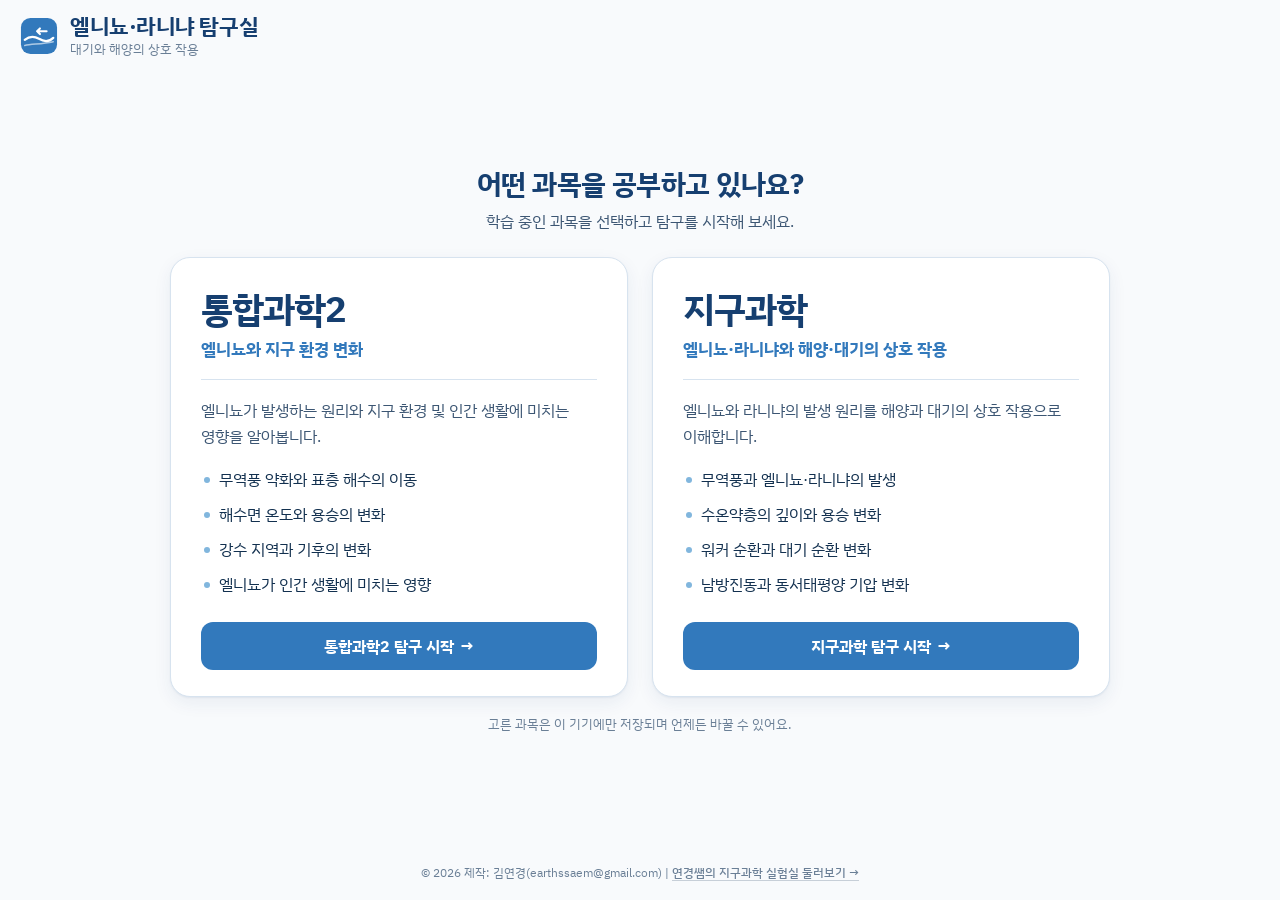
<file: index.html>
<!doctype html>
<html lang="ko">
<head>
<meta charset="utf-8">
<meta name="viewport" content="width=device-width, initial-scale=1, viewport-fit=cover">
<title>엘니뇨·라니냐 탐구실</title>
<meta name="description" content="통합과학2·지구과학 과목에 맞춰 대화형 학습, 개념 시뮬레이션, 실측자료 탐구로 엘니뇨·라니냐와 대기·해양의 상호 작용을 배우는 탐구실">
<link rel="icon" href="data:image/svg+xml,%3Csvg xmlns='http://www.w3.org/2000/svg' viewBox='0 0 40 40'%3E%3Crect x='1' y='1' width='38' height='38' rx='10' fill='%233279bc'/%3E%3Cg fill='none' stroke='%23fff' stroke-linecap='round' stroke-linejoin='round'%3E%3Cpath d='M28 15H18l3-3M18 15l3 3' stroke-width='2.2'/%3E%3Cpath d='M5 24C10 20 15 20 20 23S30 27 35 22' stroke-width='2.4'/%3E%3Cpath d='M5 30C12 28 22 29 35 26' stroke-width='1.6' opacity='.6'/%3E%3C/g%3E%3C/svg%3E">
<link rel="preconnect" href="https://fonts.googleapis.com">
<link rel="preconnect" href="https://fonts.gstatic.com" crossorigin>
<link rel="stylesheet" href="https://fonts.googleapis.com/css2?family=IBM+Plex+Sans+KR:wght@400;500;600;700&display=swap">
<link rel="stylesheet" href="css/style.css">
<link rel="stylesheet" href="css/lab.css">
<link rel="stylesheet" href="css/hub.css">
<script src="js/lab.js"></script>
<script>
  /* 그리기 전에 바로 옮겨 갈 주소
     - 예전 개념 시뮬레이터 주소(/#wind, /#compare, /#so) → simulation/ 의 같은 탭
     - 과목·학습 방법을 함께 준 링크(?subject=earth&learn=sim) → 그 학습 페이지 (과목은 lab.js 가 이미 저장) */
  (function () {
    var h = location.hash.slice(1), learn = LAB.param('learn');
    if (h === 'wind' || h === 'compare' || h === 'so') { location.replace(LAB.url('sim') + '#' + h); return; }
    if (learn === 'story' || learn === 'sim' || learn === 'data') location.replace(LAB.url(learn));
  })();
</script>
</head>
<body class="hub-page">
<div class="app hub">
  <header class="top">
    <a class="brand" id="homeLink" href="./" title="처음 화면으로" aria-label="엘니뇨·라니냐 탐구실 — 처음 화면으로">
      <svg class="brand-mark" viewBox="0 0 40 40" aria-hidden="true">
        <rect x="1" y="1" width="38" height="38" rx="10" style="fill:var(--accent)"/>
        <path d="M6 15 h10 l-3 -3 M16 15 l-3 3" style="stroke:var(--on-accent)" stroke-width="2.2" fill="none" stroke-linecap="round" stroke-linejoin="round" transform="translate(34 0) scale(-1 1)"/>
        <path d="M5 24 C 10 20, 15 20, 20 23 S 30 27, 35 22" style="stroke:var(--on-accent)" stroke-width="2.4" fill="none" stroke-linecap="round"/>
        <path d="M5 30 C 12 28, 22 29, 35 26" style="stroke:var(--on-accent)" stroke-width="1.6" fill="none" stroke-linecap="round" opacity=".6"/>
      </svg>
      <div>
        <h1>엘니뇨·라니냐 탐구실</h1>
        <p>대기와 해양의 상호 작용</p>
      </div>
    </a>
  </header>

  <main>
    <!-- 과목 선택: 과목명이 먼저 보이도록 글 중심 카드 (과목 식별자 integrated·earth 는 그대로) -->
    <section id="pick" aria-labelledby="pick-q" hidden>
      <h2 class="hub-q" id="pick-q">어떤 과목을 공부하고 있나요?</h2>
      <p class="hub-sub">학습 중인 과목을 선택하고 탐구를 시작해 보세요.</p>
      <div class="subj-cards">
        <a class="subj-card" href="?subject=integrated" data-s="integrated">
          <div class="card-head">
            <h3>통합과학2</h3>
            <p class="card-sub">엘니뇨와 지구 환경 변화</p>
            <span class="now-tag">지금 과목</span>
          </div>
          <p class="card-intro">엘니뇨가 발생하는 원리와 지구 환경 및 인간 생활에 미치는 영향을 알아봅니다.</p>
          <ul class="learn" aria-label="주요 학습 내용">
            <li>무역풍 약화와 표층 해수의 이동</li>
            <li>해수면 온도와 용승의 변화</li>
            <li>강수 지역과 기후의 변화</li>
            <li>엘니뇨가 인간 생활에 미치는 영향</li>
          </ul>
          <span class="start">통합과학2 탐구 시작 <span aria-hidden="true">→</span></span>
        </a>
        <a class="subj-card" href="?subject=earth" data-s="earth">
          <div class="card-head">
            <h3>지구과학</h3>
            <p class="card-sub">엘니뇨·라니냐와 해양·대기의 상호 작용</p>
            <span class="now-tag">지금 과목</span>
          </div>
          <p class="card-intro">엘니뇨와 라니냐의 발생 원리를 해양과 대기의 상호 작용으로 이해합니다.</p>
          <ul class="learn" aria-label="주요 학습 내용">
            <li>무역풍과 엘니뇨·라니냐의 발생</li>
            <li>수온약층의 깊이와 용승 변화</li>
            <li>워커 순환과 대기 순환 변화</li>
            <li>남방진동과 동서태평양 기압 변화</li>
          </ul>
          <span class="start">지구과학 탐구 시작 <span aria-hidden="true">→</span></span>
        </a>
      </div>
      <p class="hub-note">고른 과목은 이 기기에만 저장되며 언제든 바꿀 수 있어요.</p>
    </section>

    <!-- 학습 방법 선택 -->
    <section id="menu" aria-labelledby="menu-q" hidden>
      <div class="menu-head">
        <span class="menu-subj" id="menu-subj">통합과학</span>
        <button type="button" class="menu-change" id="menu-change">과목 바꾸기</button>
        <h2 class="hub-q" id="menu-q">어떤 방법으로 공부해 볼까요?</h2>
      </div>
      <div class="method-cards">
        <a class="method-card" data-m="story" href="story/">
          <span class="ic" data-icon="story"></span>
          <div class="txt"><h3>대화형 학습</h3><p data-desc>캐릭터들의 대화를 따라가며 엘니뇨의 발생 원리를 이해합니다.</p></div>
          <span class="go" aria-hidden="true">시작하기 →</span>
        </a>
        <a class="method-card" data-m="sim" href="simulation/">
          <span class="ic" data-icon="sim"></span>
          <div class="txt"><h3>개념 시뮬레이션</h3><p data-desc>무역풍을 직접 조절하며 태평양의 해양과 대기가 어떻게 변화하는지 관찰합니다.</p></div>
          <span class="go" aria-hidden="true">시작하기 →</span>
        </a>
        <a class="method-card" data-m="data" href="observatory/">
          <span class="ic" data-icon="data"></span>
          <div class="txt"><h3>실측자료 탐구</h3><p data-desc>실제 관측·재분석 자료를 이용해 엘니뇨와 라니냐의 특징을 확인합니다.</p></div>
          <span class="go" aria-hidden="true">시작하기 →</span>
        </a>
      </div>
      <p class="hub-note">학습 중에도 화면 맨 위의 메뉴에서 다른 학습 방법이나 과목으로 언제든 바꿀 수 있어요.</p>
    </section>
  </main>

  <footer>© 2026 제작: 김연경(earthssaem@gmail.com) | <a class="hub" href="https://earthssaem-lab.vercel.app/" target="_blank" rel="noopener">연경쌤의 지구과학 실험실 둘러보기 →</a></footer>
</div>

<noscript><p class="noscript">이 웹앱은 JavaScript가 켜져 있어야 동작합니다. <a href="simulation/">개념 시뮬레이션</a> · <a href="story/">대화형 학습</a> · <a href="observatory/">실측자료 탐구</a></p></noscript>

<script>
/* 첫 화면: 저장된 과목이 없으면 과목 선택, 있으면 그 과목의 학습 방법 메뉴 */
(function () {
  'use strict';
  var LAB = window.LAB;
  // 과목마다 달라지는 학습 방법 설명 (통합과학에서는 라니냐를 내세우지 않음)
  var DESC = {
    integrated: {
      story: '캐릭터들의 대화를 따라가며 엘니뇨의 발생 원리를 이해합니다.',
      sim: '무역풍을 직접 조절하며 태평양의 해양과 대기가 어떻게 변화하는지 관찰합니다.',
      data: '실제 관측·재분석 자료를 이용해 엘니뇨 때 해수면 온도와 강수의 변화를 확인합니다.'
    },
    earth: {
      story: '캐릭터들의 대화를 따라가며 엘니뇨와 라니냐, 워커 순환과 남방진동을 이해합니다.',
      sim: '무역풍을 직접 조절하며 태평양의 해양과 대기가 어떻게 변화하는지 관찰합니다.',
      data: '실제 관측·재분석 자료를 이용해 엘니뇨와 라니냐의 특징을 확인합니다.'
    }
  };
  var pick = document.getElementById('pick'), menu = document.getElementById('menu');

  Array.prototype.forEach.call(document.querySelectorAll('[data-icon]'), function (el) { el.innerHTML = LAB.icon(el.getAttribute('data-icon')); });

  function showPick(focus) {
    menu.hidden = true; pick.hidden = false;
    var s = LAB.get();
    Array.prototype.forEach.call(pick.querySelectorAll('.subj-card'), function (a) { a.classList.toggle('current', a.getAttribute('data-s') === s); });
    document.title = '엘니뇨·라니냐 탐구실';
    if (focus) pick.querySelector('.subj-card').focus();
  }
  function showMenu(focus) {
    var s = LAB.get();
    if (!s) { showPick(focus); return; }
    pick.hidden = true; menu.hidden = false;
    document.getElementById('menu-subj').textContent = LAB.name(s);
    Array.prototype.forEach.call(menu.querySelectorAll('.method-card'), function (a) {
      var m = a.getAttribute('data-m');
      a.href = LAB.url(m, s);
      a.querySelector('[data-desc]').textContent = DESC[s][m];
    });
    document.title = LAB.name(s) + ' · 엘니뇨·라니냐 탐구실';
    if (focus) menu.querySelector('.method-card').focus();
  }

  pick.addEventListener('click', function (e) {
    var a = e.target.closest('.subj-card');
    if (!a || e.ctrlKey || e.metaKey || e.shiftKey) return;
    e.preventDefault();
    LAB.set(a.getAttribute('data-s'));
    showMenu(true);
  });
  document.getElementById('menu-change').addEventListener('click', function () { showPick(true); });
  // 제목을 누르면 처음 화면으로: 과목이 있으면 학습 메뉴, 없으면 과목 선택
  document.getElementById('homeLink').addEventListener('click', function (e) {
    e.preventDefault();
    showMenu(false);
    window.scrollTo(0, 0);
  });

  if (LAB.get()) showMenu(false); else showPick(false);
})();
</script>
</body>
</html>
</file>
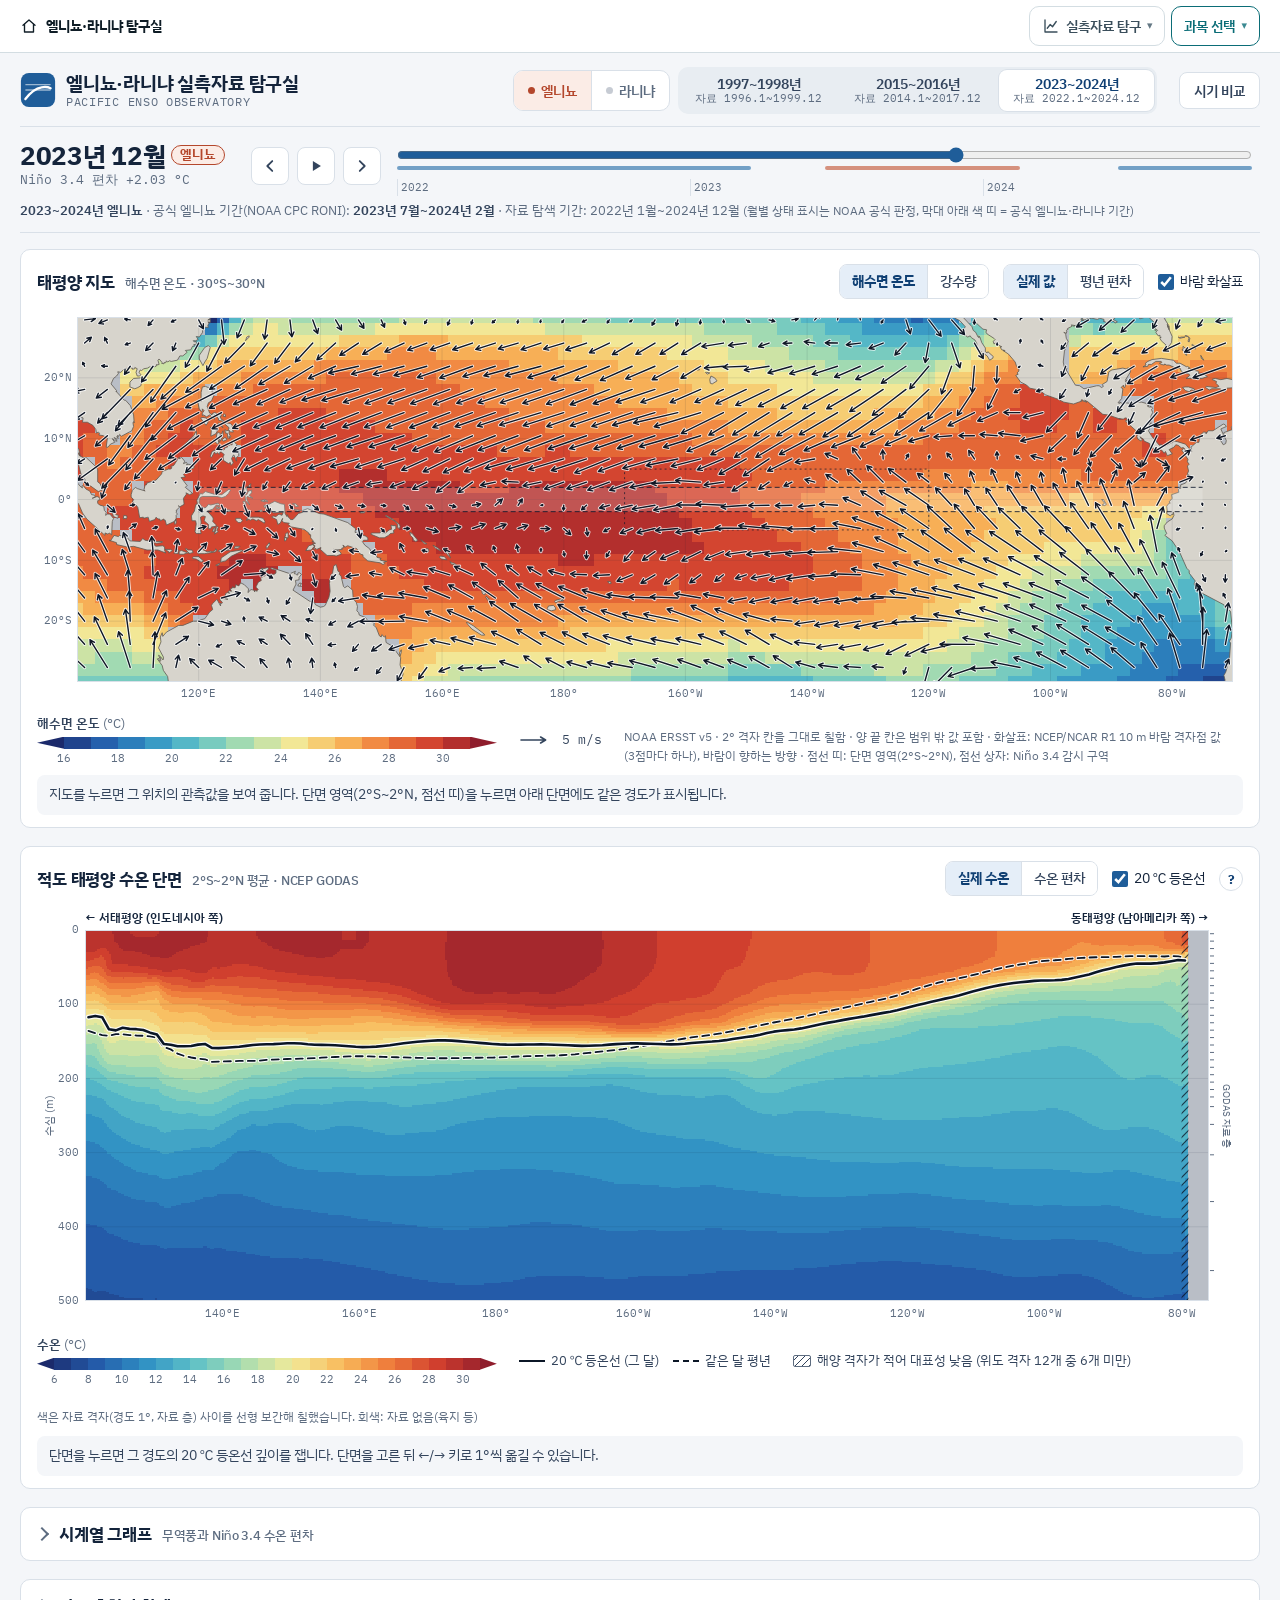
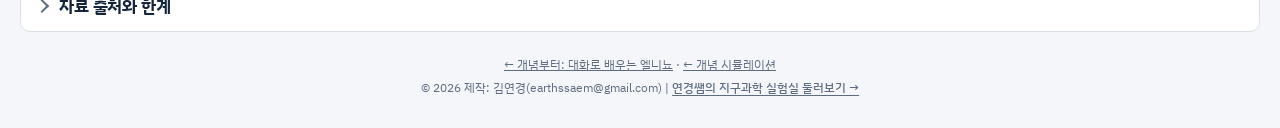
<file: observatory/index.html>
<!doctype html>
<html lang="ko" data-lab="data">
<head>
<meta charset="utf-8">
<meta name="viewport" content="width=device-width, initial-scale=1, viewport-fit=cover">
<title>엘니뇨·라니냐 실측자료 탐구실</title>
<meta name="description" content="1997~1998, 2015~2016, 2023~2024년 엘니뇨와 1998~1999, 2020~2022년 라니냐 때 태평양의 해수면 온도, 수심별 수온, 무역풍, 강수량을 실제 관측·재분석 자료로 탐구하는 웹앱 (Pacific ENSO Observatory)">
<link rel="icon" href="data:image/svg+xml,%3Csvg xmlns='http://www.w3.org/2000/svg' viewBox='0 0 40 40'%3E%3Crect x='1' y='1' width='38' height='38' rx='9' fill='%231f5d99'/%3E%3Cpath d='M6 14h28M6 20h28' stroke='%23fff' stroke-width='1.4' opacity='.55'/%3E%3Cpath d='M6 30C12 22 18 18 24 17s8 0 10 1' stroke='%23fff' stroke-width='2.6' fill='none' stroke-linecap='round'/%3E%3C/svg%3E">
<link rel="preconnect" href="https://fonts.googleapis.com">
<link rel="preconnect" href="https://fonts.gstatic.com" crossorigin>
<link rel="stylesheet" href="https://fonts.googleapis.com/css2?family=IBM+Plex+Mono:wght@400;500;600&family=IBM+Plex+Sans+KR:wght@400;500;600;700&display=swap">
<link rel="stylesheet" href="css/obs.css">
<link rel="stylesheet" href="../css/lab.css">
<script src="../js/lab.js"></script>
</head>
<body>
<div class="app" id="app">
  <header class="top">
    <a class="brand" id="homeLink" href="./" title="처음 화면으로" aria-label="엘니뇨·라니냐 실측자료 탐구실 — 처음 화면으로">
      <svg class="brand-mark" viewBox="0 0 40 40" aria-hidden="true">
        <rect x="1" y="1" width="38" height="38" rx="9" style="fill:var(--accent)"/>
        <path d="M6 14h28M6 20h28" stroke="#fff" stroke-width="1.4" opacity=".55"/>
        <path d="M6 30C12 22 18 18 24 17s8 0 10 1" stroke="#fff" stroke-width="2.6" fill="none" stroke-linecap="round"/>
      </svg>
      <span class="brand-text">
        <span class="brand-ko"><span class="only-earth">엘니뇨·라니냐 실측자료 탐구실</span><span class="only-int">엘니뇨 실측자료 탐구실</span></span>
        <span class="brand-en">Pacific ENSO Observatory</span>
      </span>
    </a>

    <div class="picker">
      <div class="phase-seg only-earth" role="radiogroup" aria-label="현상" id="phaseGroup">
        <button type="button" role="radio" data-phase="nino" aria-checked="true">엘니뇨</button>
        <button type="button" role="radio" data-phase="nina" aria-checked="false" tabindex="-1">라니냐</button>
      </div>
      <div class="cases" role="radiogroup" aria-label="관측 사례" id="caseGroup"></div>
    </div>

    <button type="button" class="btn btn-compare" id="compareBtn" aria-pressed="false">시기 비교</button>
  </header>

  <!-- 시간 조작 (기본 화면) -->
  <section class="timebar" id="timebar" aria-label="관측 시기">
    <div class="now">
      <div class="now-month"><span id="nowMonth" aria-live="polite">—</span> <span class="now-state" id="nowState" title="NOAA CPC 공식 판정(RONI)"></span></div>
      <div class="now-sub only-earth" id="nowSub"></div>
    </div>
    <div class="time-ctrl">
      <button type="button" class="btn icon" id="prevBtn" aria-label="이전 달" title="이전 달">
        <svg viewBox="0 0 20 20" aria-hidden="true"><path d="M12.5 4.5 7 10l5.5 5.5" fill="none" stroke="currentColor" stroke-width="2" stroke-linecap="round" stroke-linejoin="round"/></svg>
      </button>
      <button type="button" class="btn icon play" id="playBtn" aria-label="자동 재생" title="자동 재생">
        <svg class="i-play" viewBox="0 0 20 20" aria-hidden="true"><path d="M6.5 4.5v11l9-5.5z" fill="currentColor"/></svg>
        <svg class="i-pause" viewBox="0 0 20 20" aria-hidden="true"><path d="M6 4.5h3v11H6zM11 4.5h3v11h-3z" fill="currentColor"/></svg>
      </button>
      <button type="button" class="btn icon" id="nextBtn" aria-label="다음 달" title="다음 달">
        <svg viewBox="0 0 20 20" aria-hidden="true"><path d="M7.5 4.5 13 10l-5.5 5.5" fill="none" stroke="currentColor" stroke-width="2" stroke-linecap="round" stroke-linejoin="round"/></svg>
      </button>
      <div class="slider-wrap">
        <input type="range" id="timeSlider" min="0" max="0" value="0" aria-label="관측 연월">
        <div class="slider-band" id="sliderBand" aria-hidden="true"></div>
        <div class="slider-years" id="sliderYears" aria-hidden="true"></div>
      </div>
    </div>
    <p class="case-note" id="caseNote"></p>
  </section>

  <!-- 시기 비교 선택 -->
  <section class="comparebar" id="comparebar" hidden aria-label="비교할 두 시기">
    <div class="pick"><span class="pick-tag">A</span><label class="sr" for="pickA">시점 A</label><select id="pickA"></select></div>
    <div class="pick"><span class="pick-tag">B</span><label class="sr" for="pickB">시점 B</label><select id="pickB"></select></div>
    <p class="pick-note"><span class="only-earth">두 시점은 같은 변수·같은 색 범위·같은 수심 축으로 그립니다.</span><span class="only-int">두 시점은 같은 자료·같은 색 범위로 그립니다.</span></p>
  </section>

  <!-- 통합과학: 탐구 순서 안내 -->
  <section class="guide only-int" aria-labelledby="guideTitle">
    <h2 id="guideTitle">이렇게 탐구해 보세요</h2>
    <ol>
      <li><b>평상시와 비교</b> 지도를 <b>평년 편차</b>로 바꾸면 평소보다 따뜻한 바다는 붉게, 차가운 바다는 푸르게 보여요.</li>
      <li><b>동태평양 수온</b> 시간 막대를 움직이며 엘니뇨 시기(막대 아래 빨간 띠)에 남아메리카 앞 적도 바다가 얼마나 따뜻해지는지 보세요.</li>
      <li><b>무역풍</b> 적도의 바람 화살표가 평소보다 짧아지는(약해지는) 곳을 찾아보세요. 엘니뇨 때도 바람 방향이 늘 바뀌는 것은 아니에요.</li>
      <li><b>강수량</b> 지도를 <b>강수량</b>으로 바꾸고, 비가 많이 오는 곳이 어디로 옮겨 가는지 보세요. <b>시기 비교</b>로 엘니뇨 전과 나란히 볼 수도 있어요.</li>
    </ol>
  </section>

  <main id="main">
    <!-- 지도 -->
    <section class="panel" aria-labelledby="mapTitle">
      <div class="panel-head">
        <h2 id="mapTitle">태평양 지도 <span class="h-sub" id="mapSub"></span></h2>
        <div class="tools">
          <div class="seg" role="radiogroup" aria-label="지도 자료">
            <button type="button" role="radio" data-layer="sst" aria-checked="true">해수면 온도</button>
            <button type="button" role="radio" data-layer="precip" aria-checked="false">강수량</button>
          </div>
          <div class="seg" role="radiogroup" aria-label="지도 표시 방식">
            <button type="button" role="radio" data-mapmode="value" aria-checked="true">실제 값</button>
            <button type="button" role="radio" data-mapmode="anom" aria-checked="false">평년 편차</button>
          </div>
          <label class="check"><input type="checkbox" id="arrowChk" checked> 바람 화살표</label>
        </div>
      </div>
      <div class="views" id="mapViews"></div>
      <div class="legend-row">
        <div class="legend" id="mapLegend" role="img"></div>
        <div class="arrow-legend" id="arrowLegend" role="img"></div>
        <p class="legend-note" id="mapNote"></p>
      </div>
      <div class="readout" id="mapReadout" aria-live="polite">지도를 누르면 그 위치의 관측값을 보여 줍니다. 단면 영역(2°S~2°N, 점선 띠)을 누르면 아래 단면에도 같은 경도가 표시됩니다.</div>
    </section>

    <!-- 수온 단면 -->
    <section class="panel only-earth" aria-labelledby="secTitle">
      <div class="panel-head">
        <h2 id="secTitle">적도 태평양 수온 단면 <span class="h-sub">2°S~2°N 평균 · NCEP GODAS</span></h2>
        <div class="tools">
          <div class="seg" role="radiogroup" aria-label="단면 표시 방식">
            <button type="button" role="radio" data-secmode="value" aria-checked="true">실제 수온</button>
            <button type="button" role="radio" data-secmode="anom" aria-checked="false">수온 편차</button>
          </div>
          <label class="check"><input type="checkbox" id="isoChk" checked> 20 ℃ 등온선</label>
          <details class="help">
            <summary aria-label="20 ℃ 등온선 도움말">?</summary>
            <div class="help-body">
              <p><b>20 ℃ 등온선</b>은 적도 태평양에서 <b>수온약층 깊이를 나타내는 대표 지표</b>로 많이 씁니다.
                수온약층은 깊이에 따라 수온이 급하게 낮아지는 층 전체를 말하므로, 20 ℃ 등온선과 똑같은 것은 아닙니다.</p>
              <p>실선은 그 달, 점선은 같은 달의 1991~2020년 평년 수온으로 계산한 20 ℃ 등온선입니다.
                위아래 두 자료 층 사이를 선형 보간해 깊이를 구합니다.</p>
              <p>이 단면은 적도 부근(2°S~2°N)을 평균한 것으로, 페루 연안의 수직 단면이 아닙니다.</p>
            </div>
          </details>
        </div>
      </div>
      <div class="views" id="secViews"></div>
      <div class="legend-row">
        <div class="legend" id="secLegend" role="img"></div>
        <div class="iso-legend" id="isoLegend">
          <span><i class="iso-solid"></i>20 ℃ 등온선 (그 달)</span>
          <span><i class="iso-dash"></i>같은 달 평년</span>
        </div>
        <div class="iso-legend" id="hatchLegend"><span><i class="hatch-key"></i>해양 격자가 적어 대표성 낮음 (위도 격자 12개 중 6개 미만)</span></div>
        <p class="legend-note">색은 자료 격자(경도 1°, 자료 층) 사이를 선형 보간해 칠했습니다. 회색: 자료 없음(육지 등)</p>
      </div>
      <div class="readout" id="secReadout" aria-live="polite">단면을 누르면 그 경도의 20 ℃ 등온선 깊이를 잽니다. 단면을 고른 뒤 ←/→ 키로 1°씩 옮길 수 있습니다.</div>
    </section>

    <!-- 시계열 -->
    <details class="panel fold only-earth" id="seriesFold">
      <summary><h2>시계열 그래프 <span class="h-sub">무역풍과 Niño 3.4 수온 편차</span></h2></summary>
      <div class="fold-body">
        <div class="tools tools-left">
          <label class="sel">무역풍 해역
            <select id="regionSel"></select>
          </label>
          <div class="seg" role="radiogroup" aria-label="바람 표시 방식">
            <button type="button" role="radio" data-windmode="value" aria-checked="true">실제 값</button>
            <button type="button" role="radio" data-windmode="anom" aria-checked="false">평년 편차</button>
          </div>
        </div>
        <p class="series-key"><span><i class="k-ep k-nino"></i>NOAA 공식 엘니뇨 기간</span><span><i class="k-ep k-nina"></i>NOAA 공식 라니냐 기간</span><span>(RONI 판정, 음영 없는 달은 중립)</span><span class="k-mark">비교 중이면 점선 = 시점 A</span></p>
        <div class="series" id="seriesBox"></div>
        <p class="fold-note">무역풍 값은 NCEP/NCAR Reanalysis 1의 10 m 동서 바람(u)을 선택한 해역 격자에서 위도 가중 평균한 값으로,
          <b>이 웹앱이 직접 계산한 지역 평균</b>입니다(공식 기관 지수가 아님). 해역의 경도 범위는 NOAA CPC 850 hPa 무역풍 지수와 같습니다.
          u는 동쪽으로 부는 바람(서풍)이 양수, 서쪽으로 부는 바람(동풍·무역풍)이 음수이며 풍속의 크기가 아닙니다. 그래프를 누르면 그 달로 이동합니다.</p>
      </div>
    </details>

    <!-- 자료 출처 -->
    <details class="panel fold" id="sourceFold">
      <summary><h2>자료 출처와 한계</h2></summary>
      <div class="fold-body sources" id="sources"></div>
    </details>
  </main>

  <footer>
    <a href="../story/">← 개념부터: 대화로 배우는 엘니뇨</a> · <a href="../simulation/">← 개념 시뮬레이션</a><br>
    © 2026 제작: 김연경(earthssaem@gmail.com) | <a class="hub" href="https://earthssaem-lab.vercel.app/" target="_blank" rel="noopener">연경쌤의 지구과학 실험실 둘러보기 →</a>
  </footer>
</div>

<div class="loading" id="loading" role="status">관측 자료를 읽는 중…</div>
<noscript><p class="noscript">이 웹앱은 JavaScript가 켜져 있어야 동작합니다.</p></noscript>

<script src="../js/land.js"></script>
<script src="js/data.js"></script>
<script src="js/colors.js"></script>
<script src="js/map.js"></script>
<script src="js/section.js"></script>
<script src="js/series.js"></script>
<script src="js/app.js"></script>
</body>
</html>
</file>
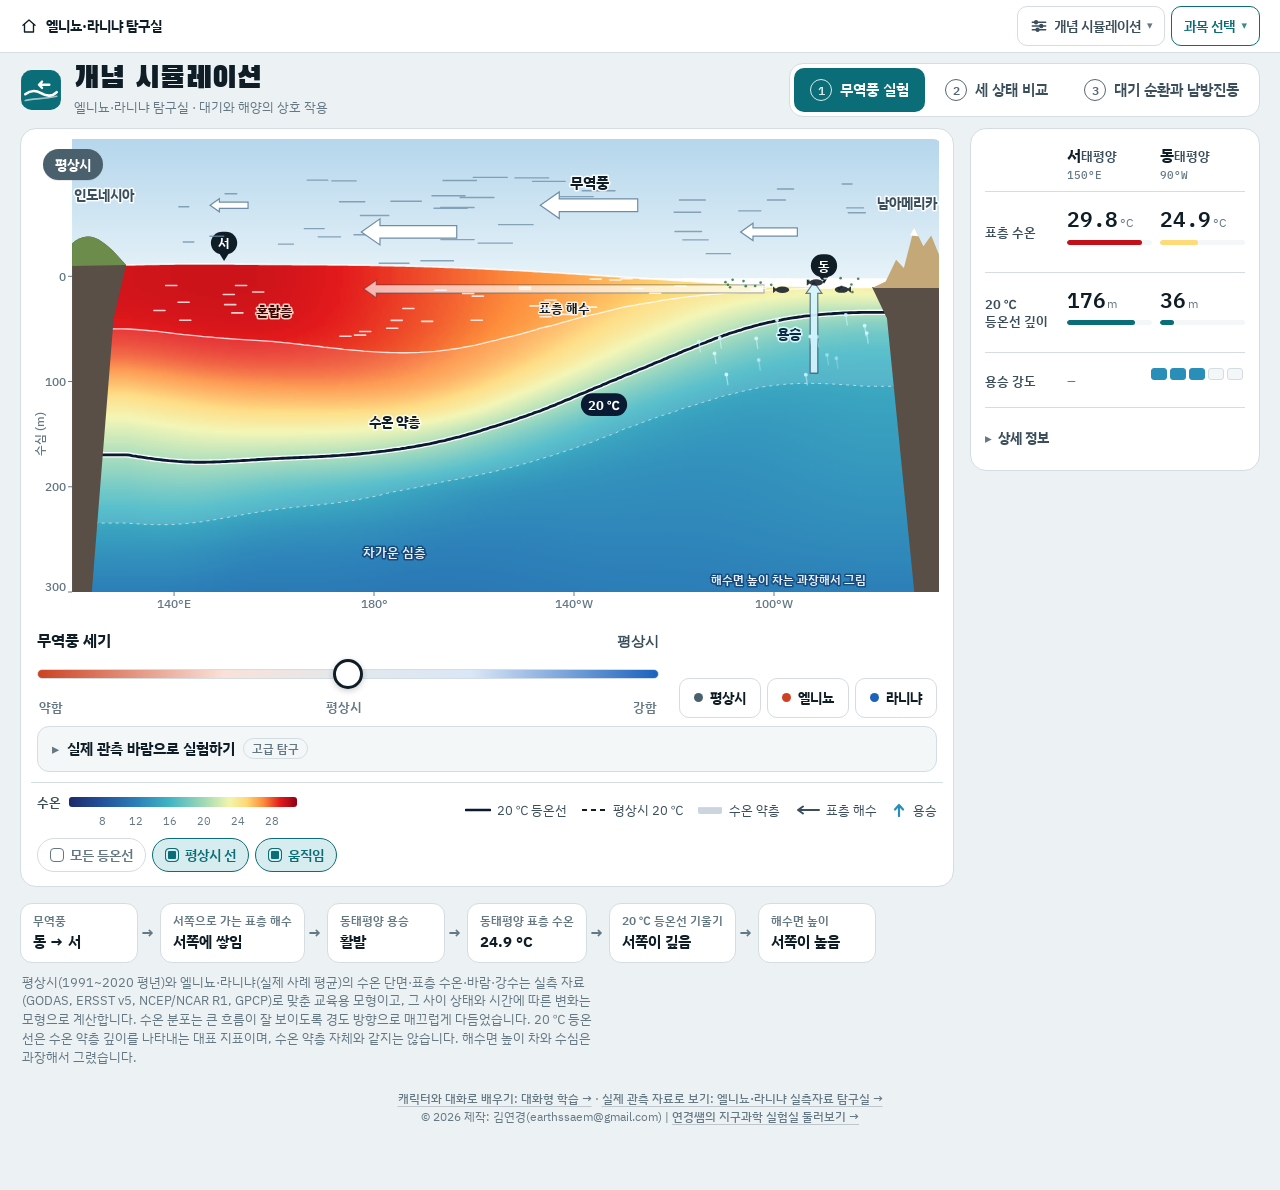
<file: simulation/index.html>
<!doctype html>
<html lang="ko" data-lab="sim">
<head>
<meta charset="utf-8">
<meta name="viewport" content="width=device-width, initial-scale=1, viewport-fit=cover">
<title>개념 시뮬레이션 · 엘니뇨·라니냐 탐구실</title>
<meta name="description" content="무역풍 세기에 따라 몇 달에 걸쳐 바뀌는 적도 태평양, 평상시·엘니뇨·라니냐 비교, 남방진동을 실측 자료로 맞춘 시뮬레이션으로 탐구하는 웹앱">
<link rel="icon" href="data:image/svg+xml,%3Csvg xmlns='http://www.w3.org/2000/svg' viewBox='0 0 40 40'%3E%3Crect x='1' y='1' width='38' height='38' rx='10' fill='%230b6d77'/%3E%3Cg fill='none' stroke='%23fff' stroke-linecap='round' stroke-linejoin='round'%3E%3Cpath d='M28 15H18l3-3M18 15l3 3' stroke-width='2.2'/%3E%3Cpath d='M5 24C10 20 15 20 20 23S30 27 35 22' stroke-width='2.4'/%3E%3Cpath d='M5 30C12 28 22 29 35 26' stroke-width='1.6' opacity='.6'/%3E%3C/g%3E%3C/svg%3E">
<link rel="preconnect" href="https://fonts.googleapis.com">
<link rel="preconnect" href="https://fonts.gstatic.com" crossorigin>
<link rel="stylesheet" href="https://fonts.googleapis.com/css2?family=Black+Han+Sans&family=IBM+Plex+Mono:wght@500;600&family=IBM+Plex+Sans+KR:wght@400;500;600;700&display=swap">
<link rel="stylesheet" href="../css/style.css">
<link rel="stylesheet" href="../css/lab.css">
<script src="../js/lab.js"></script>
<!-- 새로고침 때 ① 탭이 잠깐 보였다가 바뀌지 않도록, 그리기 전에 열 탭(주소의 #compare·#so, 주소가 비었으면 지난번 탭)을 html[data-tab] 으로 표시 (패널은 css, 탭 버튼은 본문 끝 스크립트, 해제는 app.js 의 select) -->
<script>(function () { var h = location.hash.slice(1); if (!h) { try { h = localStorage.getItem('enso-lab-tab') || ''; } catch (e) { h = ''; } } if (h === 'so' && document.documentElement.getAttribute('data-subject') === 'integrated') h = ''; if (h === 'compare' || h === 'so') document.documentElement.setAttribute('data-tab', h); })();</script>
</head>
<body>
<div class="app">
  <header class="top">
    <a class="brand" id="homeLink" href="#" title="처음 화면으로" aria-label="개념 시뮬레이션 — 처음 화면으로">
      <svg class="brand-mark" viewBox="0 0 40 40" aria-hidden="true">
        <rect x="1" y="1" width="38" height="38" rx="10" style="fill:var(--accent)"/>
        <path d="M6 15 h10 l-3 -3 M16 15 l-3 3" style="stroke:var(--on-accent)" stroke-width="2.2" fill="none" stroke-linecap="round" stroke-linejoin="round" transform="translate(34 0) scale(-1 1)"/>
        <path d="M5 24 C 10 20, 15 20, 20 23 S 30 27, 35 22" style="stroke:var(--on-accent)" stroke-width="2.4" fill="none" stroke-linecap="round"/>
        <path d="M5 30 C 12 28, 22 29, 35 26" style="stroke:var(--on-accent)" stroke-width="1.6" fill="none" stroke-linecap="round" opacity=".6"/>
      </svg>
      <div>
        <h1>개념 시뮬레이션</h1>
        <p>엘니뇨·라니냐 탐구실 · 대기와 해양의 상호 작용</p>
      </div>
    </a>
    <nav class="tabs" role="tablist" aria-label="탐구 활동">
      <button type="button" role="tab" id="tabbtn-wind" aria-controls="tab-wind" aria-selected="true"><span class="num">1</span>무역풍 실험</button>
      <button type="button" role="tab" id="tabbtn-compare" aria-controls="tab-compare" aria-selected="false" tabindex="-1"><span class="num">2</span><span class="only-earth">세 상태 비교</span><span class="only-int">평상시·엘니뇨 비교</span></button>
      <button type="button" role="tab" id="tabbtn-so" aria-controls="tab-so" aria-selected="false" tabindex="-1"><span class="num">3</span><span class="t-long">대기 순환과 남방진동</span><span class="t-short">대기·남방진동</span></button>
    </nav>
  </header>

  <main>
    <!-- ① 무역풍 실험 (과목별 표시: .only-earth 지구과학 · .only-int 통합과학, html[data-subject]) -->
    <section class="tabpanel" id="tab-wind" role="tabpanel" aria-labelledby="tabbtn-wind">
      <div class="wind-grid">
        <div class="card stage-card">
          <div class="stage" id="wind-stage">
            <canvas id="wind-canvas" role="img" aria-label="적도 태평양 연직 단면"></canvas>
            <div class="badge" id="wind-badge" data-phase="normal">평상시</div>
            <div class="clock" id="wind-clock" aria-live="polite"></div>
          </div>

          <div class="controls">
            <div class="slider-block">
              <div class="slider-head">
                <label for="wind-slider">무역풍 세기</label>
                <output id="wind-out" for="wind-slider">평상시</output>
              </div>
              <input type="range" id="wind-slider" min="-100" max="100" step="1" value="0">
              <div class="slider-scale" aria-hidden="true">
                <span>약함</span><span>평상시</span><span class="only-earth">강함</span>
              </div>
            </div>
            <div class="presets" role="group" aria-label="빠른 선택">
              <button type="button" class="preset" data-target="0" data-phase="normal" id="preset-normal">평상시</button>
              <button type="button" class="preset" data-target="-1" data-phase="nino" id="preset-nino">엘니뇨</button>
              <button type="button" class="preset only-earth" data-target="1" data-phase="nina" id="preset-nina">라니냐</button>
            </div>
          </div>

          <details class="adv only-earth" id="wind-adv">
            <summary>실제 관측 바람으로 실험하기 <span class="tag">고급 탐구</span></summary>
            <p class="adv-note">실제 관측·재분석 바람(NCEP/NCAR R1, 서·중앙 태평양 10 m 동서 바람)을 이 모형에 넣으면, 바다가 어떻게 반응하는지 <b>모형이 계산</b>해 보여 줍니다. 그림과 '모형' 값은 계산 결과이고, '실제'로 표시한 엘니뇨 감시 구역 수온 편차(ERSST v5)와 NOAA 판정만 관측 자료입니다.</p>
            <div class="replay" role="group" aria-label="실제 관측 바람으로 재생">
              <label class="replay-l" for="replay-case">사례</label>
              <select id="replay-case"></select>
              <button type="button" class="play" id="replay-play" aria-pressed="false">
                <svg viewBox="0 0 16 16" aria-hidden="true"><path class="ic-play" d="M4 2.5 L13 8 L4 13.5 Z"/><path class="ic-pause" d="M4 2.5 H7 V13.5 H4 Z M9.5 2.5 H12.5 V13.5 H9.5 Z"/></svg>
                <span>재생</span>
              </button>
              <div class="replay-bar" aria-hidden="true"><i id="replay-prog"></i></div>
            </div>
            <p class="adv-cmp" id="replay-cmp" hidden>엘니뇨 감시 구역 수온 편차 · 모형 <b class="mono" id="replay-model"></b> · 실제 <b class="mono" id="replay-obs"></b></p>
          </details>

          <div class="legend-row">
            <div class="cbar-wrap">
              <span class="cbar-label">수온</span>
              <div class="cbar" id="wind-cbar"></div>
              <div class="cbar-ticks" id="wind-cbar-ticks"></div>
            </div>
            <ul class="keys">
              <li class="only-earth"><svg viewBox="0 0 26 10" aria-hidden="true"><path d="M1 5 H25" stroke="#fff" stroke-width="5" stroke-linecap="round"/><path d="M1 5 H25" stroke="#0b1a33" stroke-width="2.6" stroke-linecap="round"/></svg>20 ℃ 등온선</li>
              <li class="only-earth"><svg viewBox="0 0 26 10" aria-hidden="true"><path d="M1 5 H25" style="stroke:var(--ink)" stroke-width="1.8" stroke-dasharray="5 4"/></svg>평상시 20 ℃</li>
              <li class="only-earth"><svg viewBox="0 0 26 10" aria-hidden="true"><rect x="1" y="1" width="24" height="8" rx="2" fill="#9fb3c4" opacity=".55"/><path d="M1 1.5 H25" stroke="#fff" stroke-width="1.3"/></svg>수온 약층</li>
              <li><svg viewBox="0 0 26 10" aria-hidden="true"><path d="M25 5 H6 M9 1.5 L4 5 L9 8.5" style="stroke:var(--ink-2)" stroke-width="2" fill="none" stroke-linecap="round" stroke-linejoin="round"/></svg>표층 해수</li>
              <li class="only-int"><svg viewBox="0 0 26 10" aria-hidden="true"><path d="M1 3.5 H18 V1 L25 5 L18 9 V6.5 H1 Z" fill="#ffecd6" stroke="#96320a" stroke-width="1"/></svg>따뜻한 해수의 동쪽 확장(엘니뇨)</li>
              <li><svg viewBox="0 0 16 14" aria-hidden="true"><path d="M8 13 V3 M4 6.5 L8 2 L12 6.5" stroke="#2a8fb8" stroke-width="2.2" fill="none" stroke-linecap="round" stroke-linejoin="round"/></svg>용승</li>
            </ul>
            <div class="toggles" role="group" aria-label="보기 설정">
              <label class="chk only-earth"><input type="checkbox" id="wind-iso"><span>모든 등온선</span></label>
              <label class="chk only-earth"><input type="checkbox" id="wind-ghost" checked><span>평상시 선</span></label>
              <label class="chk"><input type="checkbox" id="wind-motion" checked><span>움직임</span></label>
            </div>
          </div>
        </div>

        <aside class="card readout" aria-label="서태평양과 동태평양 비교">
          <div class="ro-wind only-int">
            <span class="ro-label">무역풍 세기</span>
            <span class="ro-cell"><span class="ro-val mono" id="ro-wind">100</span><span class="ro-unit">% (평상시 = 100)</span><span class="ro-bar"><i id="ro-wind-b"></i></span></span>
          </div>
          <div class="ro-head">
            <span></span>
            <span><b>서</b>태평양<small>150°E</small></span>
            <span><b>동</b>태평양<small>90°W</small></span>
          </div>
          <div class="ro-row">
            <span class="ro-label">표층 수온</span>
            <span class="ro-cell"><span class="ro-val mono" id="ro-sst-w">29.6</span><span class="ro-unit">°C</span><span class="ro-bar"><i id="ro-sst-bw"></i></span><span class="ro-d" id="ro-sst-dw"></span></span>
            <span class="ro-cell"><span class="ro-val mono" id="ro-sst-e">24.0</span><span class="ro-unit">°C</span><span class="ro-bar"><i id="ro-sst-be"></i></span><span class="ro-d" id="ro-sst-de"></span></span>
          </div>
          <div class="ro-row only-earth">
            <span class="ro-label">20 ℃<br>등온선 깊이</span>
            <span class="ro-cell"><span class="ro-val mono" id="ro-iso-w">178</span><span class="ro-unit">m</span><span class="ro-bar depth"><i id="ro-iso-bw"></i></span><span class="ro-d" id="ro-iso-dw"></span></span>
            <span class="ro-cell"><span class="ro-val mono" id="ro-iso-e">34</span><span class="ro-unit">m</span><span class="ro-bar depth"><i id="ro-iso-be"></i></span><span class="ro-d" id="ro-iso-de"></span></span>
          </div>
          <div class="ro-row">
            <span class="ro-label"><span class="only-earth">용승 강도</span><span class="only-int">용승</span></span>
            <span class="ro-cell ro-none">–</span>
            <span class="ro-cell"><span class="ro-meter" id="ro-up" role="img" aria-label="용승 세기"><i></i><i></i><i></i><i></i><i></i></span><span class="ro-d" id="ro-up-t"></span></span>
          </div>
          <div class="ro-rain only-int">
            <span class="ro-label">비가 많이 오는 곳</span>
            <span class="ro-rain-v" id="ro-rain">서태평양</span>
            <span class="ro-rain-s" id="ro-rain-s">따뜻한 바다 위에서 공기가 올라가 구름이 생겨요.</span>
          </div>
          <details class="ro-more only-earth">
            <summary>상세 정보</summary>
            <div class="ro-row">
              <span class="ro-label">혼합층 두께<br><small>수온 약층 시작</small></span>
              <span class="ro-cell"><span class="ro-val mono" id="ro-mld-w">60</span><span class="ro-unit">m</span><span class="ro-bar depth"><i id="ro-mld-bw"></i></span><span class="ro-d" id="ro-mld-dw"></span></span>
              <span class="ro-cell"><span class="ro-val mono" id="ro-mld-e">11</span><span class="ro-unit">m</span><span class="ro-bar depth"><i id="ro-mld-be"></i></span><span class="ro-d" id="ro-mld-de"></span></span>
            </div>
            <div class="ro-row">
              <span class="ro-label">해수면<br><small>평상시 대비</small></span>
              <span class="ro-cell"><span class="ro-val mono" id="ro-eta-w">0</span><span class="ro-unit">cm</span><span class="ro-bar mid"><i id="ro-eta-bw"></i></span></span>
              <span class="ro-cell"><span class="ro-val mono" id="ro-eta-e">0</span><span class="ro-unit">cm</span><span class="ro-bar mid"><i id="ro-eta-be"></i></span></span>
            </div>
            <div class="ro-tiles">
              <div class="tile">
                <span class="tile-label">해수면 높이 차 <small>서 − 동</small></span>
                <span class="tile-val mono"><span id="ro-diff">39</span><small>cm</small></span>
                <svg class="tile-fig" viewBox="0 0 120 34" aria-hidden="true">
                  <path id="ro-diff-sea" d="M4 12 L116 22 L116 32 L4 32 Z" stroke-width="1.2" style="fill:var(--nina-soft);stroke:var(--nina)"/>
                </svg>
              </div>
              <div class="tile">
                <span class="tile-label">모형 엘니뇨 감시 구역 수온 편차 <small>5°S~5°N, 170°W~120°W</small></span>
                <span class="tile-val mono"><span id="ro-nino">+0.0</span><small>°C</small></span>
                <div class="nino-scale" aria-hidden="true">
                  <span class="zone z-nina"></span><span class="zone z-normal"></span><span class="zone z-nino"></span>
                  <i id="ro-nino-mark"></i>
                  <span class="ns-t" style="left:0">−2</span><span class="ns-t" style="left:40%">−0.5</span><span class="ns-t" style="left:60%">+0.5</span><span class="ns-t" style="left:100%">+3</span>
                </div>
              </div>
            </div>
          </details>
        </aside>
      </div>

      <ol class="chain" id="wind-chain" aria-label="원인과 결과">
        <li data-k="wind"><span class="c-q">무역풍</span><span class="c-v"></span></li>
        <li data-k="trans"><span class="c-q">서쪽으로 가는 표층 해수</span><span class="c-v"></span></li>
        <li data-k="up"><span class="c-q">동태평양 용승</span><span class="c-v"></span></li>
        <li data-k="sste"><span class="c-q">동태평양 표층 수온</span><span class="c-v"></span></li>
        <li data-k="rain" class="only-int"><span class="c-q">비가 많이 오는 곳</span><span class="c-v"></span></li>
        <li data-k="tilt" class="only-earth"><span class="c-q">20 ℃ 등온선 기울기</span><span class="c-v"></span></li>
        <li data-k="sl" class="only-earth"><span class="c-q">해수면 높이</span><span class="c-v"></span></li>
      </ol>
      <p class="footnote only-earth">평상시(1991~2020 평년)와 엘니뇨·라니냐(실제 사례 평균)의 수온 단면·표층 수온·바람·강수는 실측 자료(GODAS, ERSST v5, NCEP/NCAR R1, GPCP)로 맞춘 교육용 모형이고, 그 사이 상태와 시간에 따른 변화는 모형으로 계산합니다. 수온 분포는 큰 흐름이 잘 보이도록 경도 방향으로 매끄럽게 다듬었습니다. 20 ℃ 등온선은 수온 약층 깊이를 나타내는 대표 지표이며, 수온 약층 자체와 같지는 않습니다. 해수면 높이 차와 수심은 과장해서 그렸습니다.</p>
      <p class="footnote only-int">평상시와 엘니뇨 때의 수온·바람은 실제 관측 자료의 평균에 맞춘 교육용 모형이에요. 무역풍을 바꾸면 바다는 몇 달에 걸쳐 천천히 따라 바뀌어요. 바다 깊이와 해수면 높이 차는 잘 보이도록 과장해서 그렸어요.</p>
    </section>

    <!-- ② 세 상태 비교 -->
    <section class="tabpanel" id="tab-compare" role="tabpanel" aria-labelledby="tabbtn-compare" hidden>
      <div class="toolbar">
        <div class="seg" role="group" aria-label="색으로 나타낼 값">
          <button type="button" id="cmp-mode-temp" aria-pressed="true">수온</button>
          <button type="button" id="cmp-mode-anom" aria-pressed="false">평상시와의 차이</button>
        </div>
        <div class="cbar-wrap small">
          <div class="cbar" id="cmp-cbar"></div>
          <div class="cbar-ticks" id="cmp-cbar-ticks"></div>
        </div>
        <div class="toggles" role="group" aria-label="보기 설정">
          <label class="chk"><input type="checkbox" id="cmp-walker"><span><i class="only-earth">대기 순환</i><i class="only-int">공기의 오르내림</i></span></label>
          <label class="chk"><input type="checkbox" id="cmp-flow" checked><span>해수 흐름</span></label>
          <label class="chk only-earth"><input type="checkbox" id="cmp-iso"><span>모든 등온선</span></label>
          <label class="chk"><input type="checkbox" id="cmp-motion" checked><span>움직임</span></label>
        </div>
      </div>

      <div class="triptych">
        <figure class="card cmp" data-s="0">
          <figcaption><span class="chip" data-phase="normal">평상시</span><span class="cap-sub">1991~2020 평년</span></figcaption>
          <canvas id="cmp-0" role="img" aria-label="평상시 적도 태평양 단면"></canvas>
        </figure>
        <figure class="card cmp" data-s="-1">
          <figcaption><span class="chip" data-phase="nino">엘니뇨</span><span class="cap-sub">실제 사례 3개 평균</span></figcaption>
          <canvas id="cmp-1" role="img" aria-label="엘니뇨 때 적도 태평양 단면"></canvas>
        </figure>
        <figure class="card cmp" data-s="1">
          <figcaption><span class="chip" data-phase="nina">라니냐</span><span class="cap-sub">실제 사례 2개 평균</span></figcaption>
          <canvas id="cmp-2" role="img" aria-label="라니냐 때 적도 태평양 단면"></canvas>
        </figure>
      </div>
      <p class="hint walker-note" id="cmp-walker-note" hidden><span class="only-earth">대기 순환 고리는 대표적인 순환을 단순하게 나타낸 <b>모식도</b>예요. 굵기와 화살표는 실제 바람의 세기·방향을 잰 값이 아니고, 구름 위치만 실측 강수(GPCP)에서 정했어요. 엘니뇨 때 서쪽의 <b>점선 고리</b>는 평상시와 비교한 변화(서태평양의 상승 운동 약화·하강 운동 강화 경향)를 뜻해요. 실제로 이곳 바다 가까이의 바람은 엘니뇨 때도 대체로 약한 동풍이에요. 흐린 구름은 평상시 구름 자리로, 비가 줄어든 곳이에요. 실제 무역풍 화살표는 '대기 순환'을 끄면 보여요.</span><span class="only-int">상승·하강기류는 엘니뇨에 따른 대표적인 대기 순환 변화를 단순화하여 나타낸 것입니다. 구름 위치는 실제 강수 자료에서 정했고, 흐린 구름은 비가 줄어든 곳(비가 그친 것은 아님)이에요. 실제 무역풍 화살표는 '공기의 오르내림'을 끄면 보여요.</span></p>
      <p class="hint only-int">바닷속 화살표: 평상시는 서쪽으로 가는 표층 해수, 엘니뇨 때 주황 테두리 화살표는 <b>따뜻한 해수가 동쪽으로 퍼지는 모습</b>이에요(해류가 늘 동쪽으로 흐른다는 뜻은 아니에요). 용승 화살표가 작고 흐릴수록 용승이 약해요.</p>
      <p class="hint" id="cmp-hint">그림 위를 누르거나 움직이면 모든 그림의 같은 경도를 함께 비교합니다.</p>

      <div class="card matrix-card">
        <div class="table-scroll">
          <table class="matrix">
            <thead>
              <tr><th scope="col"></th><th scope="col"><span class="chip" data-phase="normal">평상시</span></th><th scope="col"><span class="chip" data-phase="nino">엘니뇨</span></th><th scope="col" class="col-nina"><span class="chip" data-phase="nina">라니냐</span></th></tr>
            </thead>
            <tbody>
              <tr><th scope="row">무역풍</th><td>동 → 서</td><td class="dn">약해짐</td><td class="up col-nina">강해짐</td></tr>
              <tr><th scope="row">동태평양 용승</th><td>활발</td><td class="dn">약해짐</td><td class="up col-nina">강해짐</td></tr>
              <tr><th scope="row">동태평양 표층 수온</th><td>낮음</td><td class="up">높아짐</td><td class="dn col-nina">낮아짐</td></tr>
              <tr><th scope="row">서태평양 표층 수온</th><td>높음</td><td class="dn">조금 낮아짐</td><td class="up col-nina">조금 높아짐</td></tr>
              <tr class="only-earth"><th scope="row">동태평양 20 ℃ 등온선 깊이</th><td>얕음</td><td class="up">깊어짐</td><td class="dn">얕아짐</td></tr>
              <tr class="only-earth"><th scope="row">20 ℃ 등온선(수온 약층) 기울기</th><td>서쪽이 깊음</td><td class="dn">완만해짐</td><td class="up">급해짐</td></tr>
              <tr class="only-earth"><th scope="row">해수면 높이</th><td>서 &gt; 동</td><td><span class="dn">서</span> · <span class="up">동</span></td><td><span class="up">서</span> · <span class="dn">동</span></td></tr>
              <tr class="only-int"><th scope="row">따뜻한 해수층</th><td>서쪽이 두꺼움</td><td class="shift">동쪽으로 넓어짐</td><td class="col-nina"></td></tr>
              <tr><th scope="row"><span class="only-earth">상승 기류·비</span><span class="only-int">비가 많이 오는 곳</span></th><td>서태평양</td><td class="shift">중앙 태평양 쪽으로 이동</td><td class="up col-nina">서태평양에서 더 강해짐</td></tr>
              <tr class="only-int"><th scope="row">날씨 변화</th><td>서: 비 많음 · 동: 건조</td><td>서: 가뭄·산불 · 동: 큰비·홍수</td><td class="col-nina"></td></tr>
            </tbody>
          </table>
        </div>
        <details class="matrix-more only-earth">
          <summary>기압·날씨 변화 펼쳐 보기</summary>
          <div class="table-scroll">
            <table class="matrix">
              <thead>
                <tr><th scope="col"></th><th scope="col"><span class="chip" data-phase="normal">평상시</span></th><th scope="col"><span class="chip" data-phase="nino">엘니뇨</span></th><th scope="col"><span class="chip" data-phase="nina">라니냐</span></th></tr>
              </thead>
              <tbody>
                <tr><th scope="row">서태평양 기압 · 날씨</th><td>저기압 · 비</td><td><span class="up">기압</span> · 가뭄, 산불</td><td><span class="dn">기압</span> · 강수량 증가</td></tr>
                <tr><th scope="row">동태평양 기압 · 날씨</th><td>고기압 · 건조</td><td><span class="dn">기압</span> · 강수량 증가</td><td><span class="up">기압</span> · 더 건조</td></tr>
                <tr><th scope="row">남방진동 지수</th><td>0 부근</td><td class="dn">음수</td><td class="up">양수</td></tr>
              </tbody>
            </table>
          </div>
        </details>
        <p class="footnote">▲ 평상시보다 높아지거나 강해짐 · ▼ 낮아지거나 약해짐</p>
      </div>
    </section>

    <!-- ③ 대기 순환과 남방진동 (지구과학): 대기 순환 그림(모형) → 기압 시소 → 남방진동 지수 → 실제 시계열 -->
    <section class="tabpanel" id="tab-so" role="tabpanel" aria-labelledby="tabbtn-so" hidden>
      <div class="toolbar">
        <div class="seg" role="group" aria-label="상태 선택">
          <button type="button" id="so-normal" data-s="0" data-phase="normal" aria-pressed="true">평상시</button>
          <button type="button" id="so-nino" data-s="-1" data-phase="nino" aria-pressed="false">엘니뇨</button>
          <button type="button" id="so-nina" data-s="1" data-phase="nina" aria-pressed="false">라니냐</button>
        </div>
        <button type="button" class="play" id="so-play" aria-pressed="false">
          <svg viewBox="0 0 16 16" aria-hidden="true"><path class="ic-play" d="M4 2.5 L13 8 L4 13.5 Z"/><path class="ic-pause" d="M4 2.5 H7 V13.5 H4 Z M9.5 2.5 H12.5 V13.5 H9.5 Z"/></svg>
          <span>시간 흐름 재생</span>
        </button>
        <label class="chk"><input type="checkbox" id="so-motion" checked><span>움직임</span></label>
      </div>

      <div class="card map-card">
        <h2 class="card-h">태평양 대기 순환 <span class="tag">교육용 모형</span></h2>
        <div class="stage">
          <canvas id="so-map" role="img" aria-label="열대 태평양의 워커 순환과 기압"></canvas>
          <div class="badge" id="so-badge" data-phase="normal">평상시</div>
        </div>
        <ul class="keys map-keys">
          <li><svg viewBox="0 0 26 10" aria-hidden="true"><path d="M1 5 H25" style="stroke:var(--walker)" stroke-width="4" stroke-linecap="round"/></svg>워커 순환(모식도)</li>
          <li><svg viewBox="0 0 26 10" aria-hidden="true"><path d="M1 5 H25" style="stroke:var(--walker)" stroke-width="2" stroke-dasharray="5 3"/></svg>엘니뇨 때 서쪽의 변화(상승 약화·하강 강화 경향)</li>
          <li><svg viewBox="0 0 26 10" aria-hidden="true"><path d="M1 5 H25" style="stroke:var(--surface-wind)" stroke-width="4" stroke-linecap="round"/></svg>고리 아래쪽(바다 가까이 흐름)</li>
          <li><span class="gauge-key">▲</span>평상시보다 기압 높음</li>
          <li><span class="gauge-key lo">▼</span>평상시보다 기압 낮음</li>
          <li class="map-note">순환 고리는 대표적인 대기 순환을 단순하게 나타낸 모식도예요. 굵기와 화살표는 실제 바람의 세기·방향을 잰 값이 아니고, 구름 위치만 실측 강수(GPCP)에서 정했어요. 흐린 구름은 평상시 구름 자리(비가 줄어든 곳)예요. 그래프에서 달을 고르면 그 달의 수온 편차에 맞춘 모습으로 바뀝니다.</li>
        </ul>
      </div>

      <div class="so-grid">
        <div class="card seesaw-card">
          <h2>다윈·타히티 기압 시소 <span class="tag" id="so-src">모형 값</span></h2>
          <svg id="so-seesaw" viewBox="0 0 400 230" role="img" aria-label="다윈과 타히티의 기압 시소"></svg>
          <div class="soi">
            <div class="soi-head"><span>남방진동 지수</span><span class="soi-formula">타히티 기압 편차 − 다윈 기압 편차</span></div>
            <div class="soi-bar"><i id="soi-needle"></i></div>
            <div class="soi-scale" aria-hidden="true"><span class="soi-neg">− 엘니뇨</span><span class="soi-zero">0</span><span class="soi-pos">라니냐 +</span></div>
          </div>
        </div>
        <div class="card chart-card">
          <h2>실제 시계열 자료 <span class="tag">실측 1991~2024</span></h2>
          <div class="chart-scroll"><svg id="so-chart" viewBox="0 0 640 314" tabindex="0" role="slider" aria-label="엘니뇨 감시 구역 수온 편차와 남방진동 지수의 실측 그래프에서 시기 고르기"></svg></div>
          <p class="footnote">그래프를 누르면 그 달로 이동해 지도와 기압 시소가 그 달의 실제 값으로 바뀝니다. 수온 편차는 NOAA ERSST v5(1991~2020 평년 대비), 남방진동 지수와 다윈·타히티 기압은 NOAA CPC 자료이고, 음영은 NOAA CPC 공식 판정(RONI)입니다. 상태 버튼의 엘니뇨·라니냐는 실제 사례 평균입니다.</p>
        </div>
      </div>
    </section>
  </main>
  <script>/* 열 탭의 버튼을 처음부터 선택된 모양으로 (머리 스크립트 참고) */
  (function () { var id = document.documentElement.getAttribute('data-tab'), on = id && document.getElementById('tabbtn-' + id); if (!on) return;
    var bar = on.parentNode;
    [].forEach.call(bar.querySelectorAll('[role="tab"]'), function (b) { b.setAttribute('aria-selected', b === on); b.tabIndex = b === on ? 0 : -1; });
    if (bar.scrollWidth > bar.clientWidth) on.scrollIntoView({ inline: 'center', block: 'nearest' }); })(); // 탭 줄이 옆으로 밀리는 화면이면 그 탭이 보이게 미리 밀어 둠</script>
  <footer><a class="hub" href="../story/">캐릭터와 대화로 배우기: 대화형 학습 →</a> · <a class="hub" href="../observatory/">실제 관측 자료로 보기: 엘니뇨·라니냐 실측자료 탐구실 →</a><br>© 2026 제작: 김연경(earthssaem@gmail.com) | <a class="hub" href="https://earthssaem-lab.vercel.app/" target="_blank" rel="noopener">연경쌤의 지구과학 실험실 둘러보기 →</a></footer>
</div>

<noscript><p class="noscript">이 웹앱은 JavaScript가 켜져 있어야 동작합니다.</p></noscript>

<script src="../js/land.js"></script>
<script src="../js/obs-calib.js"></script>
<script src="../js/model.js"></script>
<script src="../js/draw.js"></script>
<script src="../js/tab-wind.js"></script>
<script src="../js/tab-compare.js"></script>
<script src="../js/tab-so.js"></script>
<script src="../js/app.js"></script>
</body>
</html>
</file>
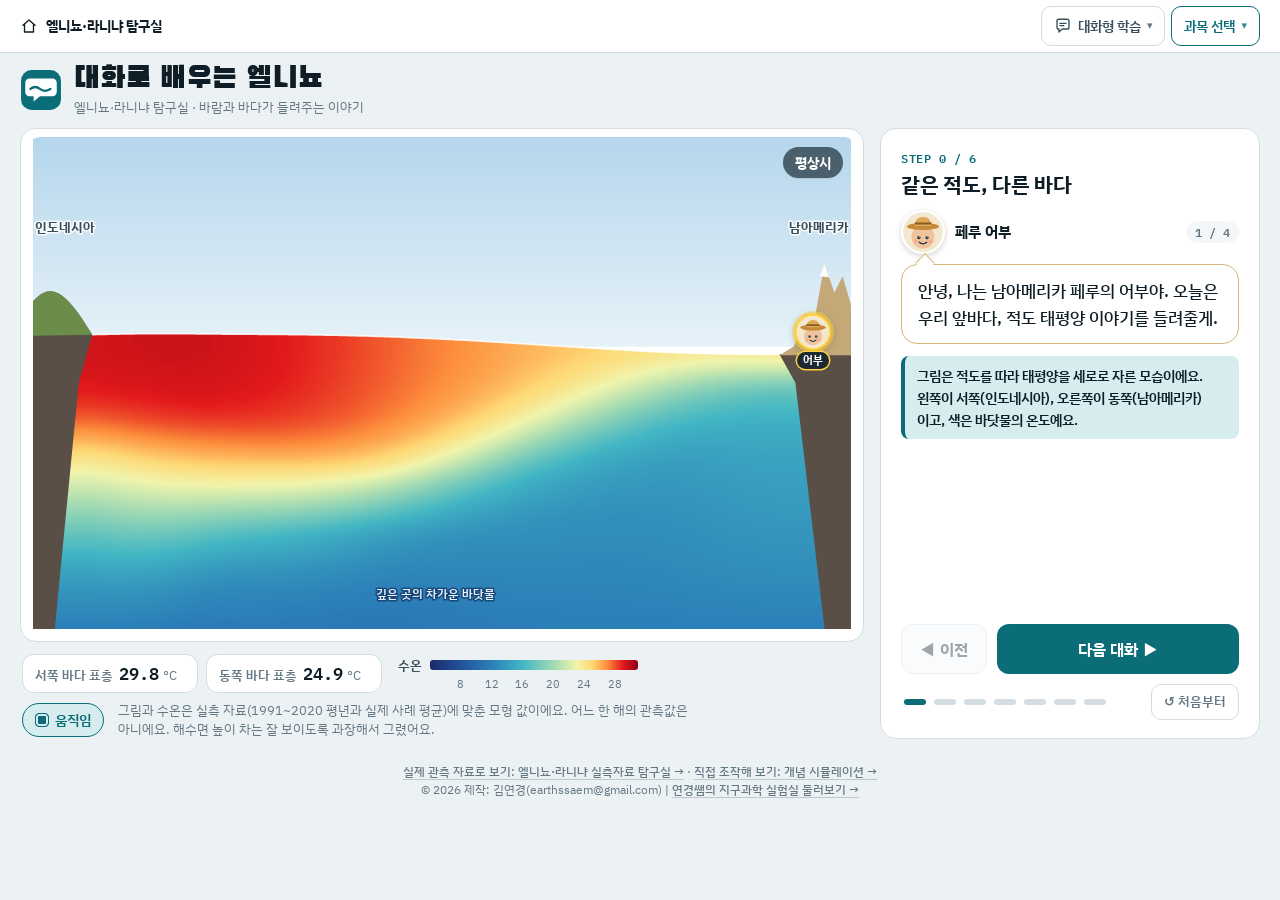
<file: story/index.html>
<!doctype html>
<html lang="ko" data-lab="story">
<head>
<meta charset="utf-8">
<meta name="viewport" content="width=device-width, initial-scale=1, viewport-fit=cover">
<title>대화로 배우는 엘니뇨 · 엘니뇨·라니냐 탐구실</title>
<meta name="description" content="무역풍, 서태평양 바다, 동태평양 바다, 구름, 페루 어부의 대화를 따라가며 엘니뇨가 생기는 까닭과 영향을 배우는 통합과학 수업용 웹앱">
<link rel="icon" href="data:image/svg+xml,%3Csvg xmlns='http://www.w3.org/2000/svg' viewBox='0 0 40 40'%3E%3Crect x='1' y='1' width='38' height='38' rx='10' fill='%230b6d77'/%3E%3Cpath d='M9 9h22a4 4 0 0 1 4 4v9a4 4 0 0 1-4 4H19l-6 5v-5H9a4 4 0 0 1-4-4v-9a4 4 0 0 1 4-4z' fill='%23fff'/%3E%3Cpath d='M10 19c3-2.5 6-2.5 9 0s6 2.5 10 0' stroke='%230b6d77' stroke-width='2.2' fill='none' stroke-linecap='round'/%3E%3C/svg%3E">
<link rel="preconnect" href="https://fonts.googleapis.com">
<link rel="preconnect" href="https://fonts.gstatic.com" crossorigin>
<link rel="stylesheet" href="https://fonts.googleapis.com/css2?family=Black+Han+Sans&family=IBM+Plex+Mono:wght@500;600&family=IBM+Plex+Sans+KR:wght@400;500;600;700&display=swap">
<link rel="stylesheet" href="../css/style.css">
<link rel="stylesheet" href="css/story.css">
<link rel="stylesheet" href="../css/lab.css">
<script src="../js/lab.js"></script>
</head>
<body>
<div class="app">
  <header class="top">
    <a class="brand" id="homeLink" href="./" title="처음 화면으로" aria-label="대화로 배우는 엘니뇨 — 처음 화면으로">
      <svg class="brand-mark" viewBox="0 0 40 40" aria-hidden="true">
        <rect x="1" y="1" width="38" height="38" rx="10" style="fill:var(--accent)"/>
        <path d="M9 9h22a4 4 0 0 1 4 4v9a4 4 0 0 1-4 4H19l-6 5v-5H9a4 4 0 0 1-4-4v-9a4 4 0 0 1 4-4z" style="fill:var(--on-accent)"/>
        <path d="M10 19c3-2.5 6-2.5 9 0s6 2.5 10 0" style="stroke:var(--accent)" stroke-width="2.2" fill="none" stroke-linecap="round"/>
      </svg>
      <div>
        <h1>대화로 배우는 엘니뇨</h1>
        <p>엘니뇨·라니냐 탐구실 · 바람과 바다가 들려주는 이야기</p>
      </div>
    </a>
  </header>

  <main class="story-grid">
    <div class="card stage-card">
      <div class="stage" id="story-stage">
        <canvas id="story-canvas" role="img" aria-label="적도 태평양 단면 그림"></canvas>
        <div class="badge" id="story-badge" data-phase="normal">평상시</div>
        <div class="cast" id="cast" aria-hidden="true"></div>
      </div>
    </div>

    <section class="card talk" aria-label="대화">
      <nav class="parts" id="parts" aria-label="지구과학 대화 PART" hidden></nav>
      <div class="stepno"><span id="stepNo">STEP 0 / 6</span><span class="dare" id="stepDare" hidden>도전</span></div>
      <h2 id="stepTitle"></h2>
      <div class="say" aria-live="polite">
        <div class="speaker"><div class="av" id="sayAv"></div><b id="sayName"></b><span class="cnt" id="sayCnt"></span></div>
        <div class="speech" id="speech"><p id="sayText"></p></div>
      </div>
      <div class="note" id="sayNote"></div>
      <details class="more" id="stepMore" hidden><summary>더 알아보기</summary><p id="stepMoreText"></p></details>
      <div class="nav">
        <button type="button" class="prev" id="prev">◀ 이전</button>
        <button type="button" class="next" id="next">다음 대화 ▶</button>
      </div>
      <div class="nav-sub">
        <div class="dots" id="dots" role="group" aria-label="단계 바로 가기"></div>
        <button type="button" class="restart" id="restart">↺ 처음부터</button>
      </div>
    </section>

    <div class="read" aria-label="표층 수온">
      <div class="read-vals">
        <span class="rv"><span class="rv-k">서쪽 바다 표층</span><b class="mono" id="rv-w">29.6</b><span class="rv-u">°C</span><span class="rv-d" id="rv-dw"></span></span>
        <span class="rv"><span class="rv-k">동쪽 바다 표층</span><b class="mono" id="rv-e">24.0</b><span class="rv-u">°C</span><span class="rv-d" id="rv-de"></span></span>
      </div>
      <div class="cbar-wrap">
        <span class="cbar-label">수온</span>
        <div class="cbar" id="story-cbar"></div>
        <div class="cbar-ticks" id="story-cbar-ticks"></div>
      </div>
      <div class="read-foot">
        <label class="chk"><input type="checkbox" id="story-motion" checked><span>움직임</span></label>
        <p class="footnote">그림과 수온은 실측 자료(1991~2020 평년과 실제 사례 평균)에 맞춘 모형 값이에요. 어느 한 해의 관측값은 아니에요. 해수면 높이 차는 잘 보이도록 과장해서 그렸어요.</p>
      </div>
    </div>
  </main>

  <footer><a class="hub" href="../observatory/">실제 관측 자료로 보기: 엘니뇨·라니냐 실측자료 탐구실 →</a> · <a class="hub" href="../simulation/">직접 조작해 보기: 개념 시뮬레이션 →</a><br>© 2026 제작: 김연경(earthssaem@gmail.com) | <a class="hub" href="https://earthssaem-lab.vercel.app/" target="_blank" rel="noopener">연경쌤의 지구과학 실험실 둘러보기 →</a></footer>
</div>

<noscript><p class="noscript">이 웹앱은 JavaScript가 켜져 있어야 동작합니다.</p></noscript>

<script src="../js/obs-calib.js"></script>
<script src="../js/model.js"></script>
<script src="../js/draw.js"></script>
<script src="js/script.js"></script>
<script src="js/story.js"></script>
</body>
</html>
</file>
<file: css/style.css>
/* 엘니뇨·라니냐 탐구실 */
:root {
  --bg: #ecf1f3;
  --surface: #ffffff;
  --surface-2: #f4f7f8;
  --ink: #0f1d26;
  --ink-2: #3a4e5b;
  --muted: #647884;
  --line: #d3dde2;
  --accent: #0b6d77;
  --on-accent: #ffffff;
  --accent-soft: #d6ecee;
  --nino: #cc4222;
  --nino-soft: #fae1d9;
  --nina: #1b62bd;
  --nina-soft: #dae6f7;
  --normal: #4a606d;
  --normal-soft: #e2e9ed;
  --on-phase: #ffffff; /* --nino·--nina·--normal 바탕 위 글자 */

  /* 그림(캔버스) 색 */
  --sky-top: #b5d6ec;
  --sky-bot: #e6f2f8;
  --land-veg: #6b8c4a;
  --land-dry: #c4a878;
  --land-rock: #8c7a62;
  --crust: #594f46;
  --snow: #ffffff;
  --wind-fill: #ffffff;
  --wind-edge: #6f8ea6;
  --streak: #6a8ba3;
  --walker: #f28a26;
  --walker-edge: #8a3d06;
  --surface-wind: #7a58c6;
  --cloud: #ffffff;
  --cloud-shade: #a9b5c1;
  --rain: #3b6c9c;
  --sun: #eea012;
  --map-ocean: #a3cbe2;
  --map-land: #ddd3b8;
  --map-edge: #9d9072;
  --map-grid: rgba(15, 29, 38, 0.2);
  --canvas-halo: rgba(255, 255, 255, 0.88);
  --is-dark: 0;

  --radius: 16px;
  --font: "IBM Plex Sans KR", "Apple SD Gothic Neo", "Malgun Gothic", "Noto Sans KR", system-ui, sans-serif;
  --font-display: "Black Han Sans", "IBM Plex Sans KR", "Apple SD Gothic Neo", "Malgun Gothic", sans-serif;
  --font-mono: "IBM Plex Mono", ui-monospace, "SFMono-Regular", Menlo, Consolas, monospace;
}

@media (prefers-color-scheme: dark) {
  :root:not([data-theme="light"]) {
    color-scheme: dark;
    --bg: #09131a;
    --surface: #0f1c24;
    --surface-2: #14242d;
    --ink: #e2ecf0;
    --ink-2: #a7bac4;
    --muted: #7c909b;
    --line: #22343e;
    --accent: #46b8c1;
    --on-accent: #04201f;
    --accent-soft: #143639;
    --nino: #ff6a48;
    --nino-soft: #3b1f17;
    --nina: #5d9ef3;
    --nina-soft: #172a45;
    --normal: #9cb1bd;
    --normal-soft: #1b2b33;
    --on-phase: #08131a;
    --sky-top: #0b1723;
    --sky-bot: #1c3141;
    --land-veg: #4b6939;
    --land-dry: #8d7853;
    --crust: #39332e;
    --snow: #d9e4ea;
    --wind-fill: #e6f0f5;
    --wind-edge: #0a1620;
    --streak: rgba(214, 232, 243, 0.8);
    --walker: #f59a3c;
    --walker-edge: #4a2104;
    --surface-wind: #a58cec;
    --cloud: #e3eaf0;
    --cloud-shade: #7d8c9c;
    --rain: #8cc1f0;
    --sun: #f7b733;
    --map-ocean: #1c4762;
    --map-land: #5a5342;
    --map-edge: #8a7e62;
    --map-grid: rgba(226, 236, 240, 0.2);
    --canvas-halo: rgba(9, 19, 26, 0.82);
    --is-dark: 1;
  }
}
:root[data-theme="dark"] {
  color-scheme: dark;
  --bg: #09131a;
  --surface: #0f1c24;
  --surface-2: #14242d;
  --ink: #e2ecf0;
  --ink-2: #a7bac4;
  --muted: #7c909b;
  --line: #22343e;
  --accent: #46b8c1;
  --on-accent: #04201f;
  --accent-soft: #143639;
  --nino: #ff6a48;
  --nino-soft: #3b1f17;
  --nina: #5d9ef3;
  --nina-soft: #172a45;
  --normal: #9cb1bd;
  --normal-soft: #1b2b33;
  --on-phase: #08131a;
  --sky-top: #0b1723;
  --sky-bot: #1c3141;
  --land-veg: #4b6939;
  --land-dry: #8d7853;
  --crust: #39332e;
  --snow: #d9e4ea;
  --wind-fill: #e6f0f5;
  --wind-edge: #0a1620;
  --streak: rgba(214, 232, 243, 0.8);
  --walker: #f59a3c;
  --walker-edge: #4a2104;
  --surface-wind: #a58cec;
  --cloud: #e3eaf0;
  --cloud-shade: #7d8c9c;
  --rain: #8cc1f0;
  --sun: #f7b733;
  --map-ocean: #1c4762;
  --map-land: #5a5342;
  --map-edge: #8a7e62;
  --map-grid: rgba(226, 236, 240, 0.2);
  --canvas-halo: rgba(9, 19, 26, 0.82);
  --is-dark: 1;
}

*, *::before, *::after { box-sizing: border-box; }
html { -webkit-text-size-adjust: 100%; }
body {
  margin: 0;
  background: var(--bg);
  color: var(--ink);
  font-family: var(--font);
  font-size: 15px;
  line-height: 1.5;
}
[hidden] { display: none !important; }
/* 과목별 표시 (html[data-subject] 는 ../js/lab.js 가 붙임. 과목이 없으면 지구과학 화면) */
html[data-subject="integrated"] .only-earth { display: none !important; }
html:not([data-subject="integrated"]) .only-int { display: none !important; }
/* 새로고침 때 열 탭(html[data-tab]: index.html 머리 스크립트가 붙이고 app.js 의 select 가 뗌)을 처음부터 보여 주고 ① 은 숨김.
   위 [hidden] 의 !important 를 이기도록 구체성을 높임. 표시가 떼어진 뒤에는 원래대로 hidden 속성으로만 보임 */
html[data-tab] #tab-wind { display: none !important; }
html[data-tab="compare"] #tab-compare[hidden], html[data-tab="so"] #tab-so[hidden] { display: block !important; }
button, input { font: inherit; color: inherit; }
button { cursor: pointer; }
:focus-visible { outline: 2.5px solid var(--accent); outline-offset: 2px; border-radius: 6px; }
.mono { font-family: var(--font-mono); font-variant-numeric: tabular-nums; }

.app {
  /* 다른 수업용 웹앱처럼 화면 전체 폭을 쓰고 제목은 왼쪽 위, 탭은 오른쪽 위 */
  padding-inline: 20px;
  padding-block: 10px 28px;
}

/* ── 푸터 ── */
footer { padding: 24px 0 0; font-size: 12px; color: var(--muted); text-align: center; }
footer .hub { color: inherit; font-weight: 500; white-space: nowrap; text-decoration: underline; text-decoration-color: color-mix(in srgb, currentColor 35%, transparent); text-underline-offset: 3px; }
footer .hub:hover { color: var(--ink); text-decoration-color: currentColor; }

/* ── 머리 ── */
.top {
  display: flex;
  flex-wrap: wrap;
  align-items: center;
  justify-content: space-between;
  gap: 10px 24px;
  margin-bottom: 10px;
}
.brand { display: flex; align-items: center; gap: 12px; }
.brand-mark { width: 42px; height: 42px; flex: none; }
/* 제목 부분(로고·제목·부제)을 누르면 처음 화면(① 무역풍 실험)으로 */
a.brand { color: inherit; text-decoration: none; border-radius: 16px; margin: -4px -8px; padding: 4px 8px; -webkit-tap-highlight-color: transparent; }
a.brand .brand-mark { transition: transform .15s; }
@media (hover: hover) { a.brand:hover h1 { color: var(--accent); } a.brand:hover .brand-mark { transform: translateY(-1px); } }   /* 터치 화면에서는 누른 뒤 색이 남지 않게 */
a.brand:focus-visible { outline: 3px solid var(--accent); outline-offset: 2px; }
.brand h1 {
  margin: 0;
  font-family: var(--font-display);
  font-weight: 400;
  font-size: clamp(22px, 2.6vw, 30px);
  line-height: 1.1;
  letter-spacing: 0.01em;
  text-wrap: balance;
}
.brand p { margin: 2px 0 0; color: var(--muted); font-size: 13px; }

.tabs {
  display: flex;
  gap: 4px;
  padding: 4px;
  background: var(--surface);
  border: 1px solid var(--line);
  border-radius: 14px;
}
.tabs button {
  display: inline-flex;
  align-items: center;
  gap: 8px;
  min-height: 44px;
  padding: 0 16px;
  border: 0;
  border-radius: 10px;
  background: transparent;
  color: var(--ink-2);
  font-weight: 600;
  font-size: 15px;
  white-space: nowrap;
}
.tabs button:hover { background: var(--surface-2); color: var(--ink); }
.tabs button[aria-selected="true"] { background: var(--accent); color: var(--on-accent); }
.tabs .t-short { display: none; }
.tabs .num {
  display: inline-grid;
  place-items: center;
  width: 22px; height: 22px;
  border-radius: 50%;
  border: 1.5px solid currentColor;
  font-size: 12px;
  font-family: var(--font-mono);
  opacity: 0.85;
}

/* ── 공통 ── */
.card {
  min-width: 0;
  background: var(--surface);
  border: 1px solid var(--line);
  border-radius: var(--radius);
}
.stage { position: relative; }
.stage canvas, .cmp canvas { display: block; width: 100%; touch-action: pan-y; }
.badge {
  position: absolute;
  top: 10px; left: 12px;
  padding: 5px 12px;
  border-radius: 999px;
  font-weight: 700;
  font-size: 14px;
  color: var(--on-phase);
  background: var(--normal);
  box-shadow: 0 1px 0 rgba(0, 0, 0, 0.08);
  pointer-events: none;
  transition: background-color .25s;
}
.badge[data-phase="nino"] { background: var(--nino); }
.badge[data-phase="nina"] { background: var(--nina); }

.chip {
  display: inline-block;
  padding: 3px 11px;
  border-radius: 999px;
  font-weight: 700;
  font-size: 14px;
  background: var(--normal-soft);
  color: var(--normal);
}
.chip[data-phase="nino"] { background: var(--nino-soft); color: var(--nino); }
.chip[data-phase="nina"] { background: var(--nina-soft); color: var(--nina); }

.toolbar {
  display: flex;
  flex-wrap: wrap;
  align-items: center;
  gap: 10px 16px;
  margin-bottom: 12px;
}
.seg {
  display: inline-flex;
  padding: 3px;
  gap: 3px;
  background: var(--surface);
  border: 1px solid var(--line);
  border-radius: 12px;
}
.seg button {
  min-height: 38px;
  padding: 0 14px;
  border: 0;
  border-radius: 9px;
  background: transparent;
  font-weight: 600;
  color: var(--ink-2);
}
.seg button[aria-pressed="true"] { background: var(--ink); color: var(--bg); }
.seg button[data-phase="nino"][aria-pressed="true"] { background: var(--nino); color: var(--on-phase); }
.seg button[data-phase="nina"][aria-pressed="true"] { background: var(--nina); color: var(--on-phase); }
.seg button[data-phase="normal"][aria-pressed="true"] { background: var(--normal); color: var(--bg); }

.toggles { display: flex; flex-wrap: wrap; gap: 6px; }
.chk { position: relative; display: inline-flex; }
.chk input { position: absolute; opacity: 0; width: 1px; height: 1px; }
.chk span {
  display: inline-flex;
  align-items: center;
  gap: 6px;
  min-height: 34px;
  padding: 0 12px;
  border-radius: 999px;
  border: 1px solid var(--line);
  background: var(--surface);
  color: var(--muted);
  font-size: 13.5px;
  font-weight: 600;
  cursor: pointer;
  user-select: none;
}
.chk span::before {
  content: "";
  width: 14px; height: 14px;
  border-radius: 4px;
  border: 1.5px solid currentColor;
  background: transparent;
}
.chk i { font-style: normal; }   /* 과목별 글자(.only-earth / .only-int)를 단추 안에 넣을 때 */
.chk input:checked + span { color: var(--accent); border-color: var(--accent); background: var(--accent-soft); }
.chk input:checked + span::before {
  background: var(--accent);
  box-shadow: inset 0 0 0 2px var(--accent-soft);
}
.chk input:focus-visible + span { outline: 2.5px solid var(--accent); outline-offset: 2px; }

.keys {
  display: flex;
  flex-wrap: wrap;
  gap: 4px 14px;
  margin: 0;
  padding: 0;
  list-style: none;
  font-size: 13px;
  color: var(--ink-2);
}
.keys li { display: inline-flex; align-items: center; gap: 6px; }
.keys svg { width: 26px; height: 12px; }
.keys li:last-child svg { width: 16px; height: 14px; }

.cbar-wrap { display: grid; grid-template-columns: auto 1fr; column-gap: 8px; align-items: center; min-width: 200px; }
.cbar-wrap.small { grid-template-columns: 1fr; min-width: 220px; max-width: 320px; flex: 1; }
.cbar-label { font-size: 13px; font-weight: 600; color: var(--ink-2); grid-row: 1; }
.cbar { height: 10px; border-radius: 3px; grid-row: 1; }
.cbar-ticks { position: relative; height: 16px; grid-column: -2; font-size: 11px; color: var(--muted); font-family: var(--font-mono); }
.cbar-ticks span { position: absolute; top: 1px; transform: translateX(-50%); white-space: nowrap; }

.footnote { margin: 10px 2px 0; font-size: 12.5px; color: var(--muted); max-width: 72ch; }
.hint { margin: 8px 2px 14px; font-size: 13px; color: var(--muted); }

/* ── ① 무역풍 실험 ── */
.wind-grid {
  display: grid;
  grid-template-columns: minmax(0, 1fr) 290px;
  gap: 16px;
  align-items: start;
}
.stage-card { padding: 10px; }
.stage-card .stage { border-radius: 10px; overflow: hidden; }

.controls {
  display: flex;
  flex-wrap: wrap;
  align-items: flex-end;
  gap: 12px 20px;
  padding: 14px 6px 4px;
}
.slider-block { flex: 1 1 320px; min-width: 0; }
.slider-head { display: flex; justify-content: space-between; align-items: baseline; margin-bottom: 4px; }
.slider-head label { font-weight: 700; font-size: 16px; }
.slider-head output { font-family: var(--font-mono); font-size: 14px; color: var(--ink-2); font-weight: 600; }

input[type="range"] {
  -webkit-appearance: none;
  appearance: none;
  width: 100%;
  height: 36px;
  background: transparent;
  margin: 0;
}
input[type="range"]::-webkit-slider-runnable-track {
  height: 10px;
  border-radius: 6px;
  background: linear-gradient(90deg, var(--nino) 0%, var(--nino-soft) 30%, var(--normal-soft) 50%, var(--nina-soft) 70%, var(--nina) 100%);
  border: 1px solid var(--line);
}
input[type="range"]::-moz-range-track {
  height: 10px;
  border-radius: 6px;
  background: linear-gradient(90deg, var(--nino) 0%, var(--nino-soft) 30%, var(--normal-soft) 50%, var(--nina-soft) 70%, var(--nina) 100%);
  border: 1px solid var(--line);
}
input[type="range"]::-webkit-slider-thumb {
  -webkit-appearance: none;
  width: 30px; height: 30px;
  margin-top: -11px;
  border-radius: 50%;
  background: var(--surface);
  border: 3px solid var(--ink);
  box-shadow: 0 2px 6px rgba(0, 0, 0, 0.2);
}
input[type="range"]::-moz-range-thumb {
  width: 24px; height: 24px;
  border-radius: 50%;
  background: var(--surface);
  border: 3px solid var(--ink);
  box-shadow: 0 2px 6px rgba(0, 0, 0, 0.2);
}
.slider-scale { display: flex; justify-content: space-between; font-size: 13px; color: var(--muted); font-weight: 600; padding: 0 2px; }
.slider-scale span:nth-child(2) { transform: translateX(-4px); }

.presets { display: flex; gap: 6px; flex-wrap: wrap; }
.preset {
  min-height: 40px;
  padding: 0 14px;
  border-radius: 10px;
  border: 1.5px solid var(--line);
  background: var(--surface);
  font-weight: 700;
  font-size: 14px;
  display: inline-flex; align-items: center; gap: 7px;
}
.preset::before { content: ""; width: 9px; height: 9px; border-radius: 50%; background: var(--normal); }
.preset[data-phase="nino"]::before { background: var(--nino); }
.preset[data-phase="nina"]::before { background: var(--nina); }
.preset:hover { border-color: var(--ink-2); }

/* 바다가 따라 바뀌는 동안의 시계 (그림 오른쪽 위) */
.clock {
  position: absolute; top: 10px; right: 12px;
  padding: 5px 12px; border-radius: 999px;
  background: rgba(30, 24, 0, 0.82); color: #ffe36a;
  font-weight: 700; font-size: 13.5px; font-variant-numeric: tabular-nums;
  pointer-events: none; opacity: 0; transition: opacity .25s;
}
.clock.on { opacity: 1; }
.clock.replay { background: var(--ink); color: var(--bg); }

/* 실제 무역풍으로 재생 */
.replay { flex: 1 1 100%; display: flex; flex-wrap: wrap; align-items: center; gap: 8px 10px; padding-top: 2px; }
.replay-l { font-weight: 700; font-size: 14px; }
.replay select {
  min-height: 40px; padding: 0 10px; max-width: 100%;
  border: 1.5px solid var(--line); border-radius: 10px;
  background: var(--surface); color: var(--ink); font: inherit; font-weight: 600; font-size: 14px;
}
.replay-bar { flex: 1 1 120px; min-width: 80px; height: 6px; border-radius: 3px; background: var(--line); overflow: hidden; }
.replay-bar i { display: block; height: 100%; width: 0; background: var(--accent); }
/* 고급 탐구: 실제 관측 바람으로 실험하기 (지구과학) */
.adv { margin: 4px 6px 0; border: 1px solid var(--line); border-radius: 12px; background: var(--surface-2); }
.adv > summary { display: flex; align-items: center; gap: 8px; min-height: 44px; padding: 0 14px; cursor: pointer; font-weight: 700; font-size: 14.5px; list-style: none; }
.adv > summary::-webkit-details-marker { display: none; }
.adv > summary::before { content: "▸"; color: var(--muted); transition: transform .15s; }
.adv[open] > summary::before { transform: rotate(90deg); }
.adv-note { margin: 0 14px 10px; font-size: 13px; color: var(--ink-2); line-height: 1.55; max-width: 80ch; }
.adv .replay { padding: 0 14px 12px; }
.adv-cmp { margin: -4px 14px 12px; font-size: 13.5px; color: var(--ink-2); }
.adv-cmp b { font-size: 15px; color: var(--ink); }

.legend-row {
  display: flex;
  flex-wrap: wrap;
  align-items: center;
  justify-content: space-between;
  gap: 10px 18px;
  padding: 10px 6px 4px;
  border-top: 1px solid var(--line);
  margin-top: 10px;
}
.legend-row .cbar-wrap { flex: 0 1 260px; }

/* 읽기 표 */
.readout { padding: 14px 14px 12px; display: flex; flex-direction: column; gap: 2px; }
.ro-head, .ro-row {
  display: grid;
  grid-template-columns: 74px 1fr 1fr;
  gap: 8px;
  align-items: center;
}
.ro-head { padding-bottom: 8px; border-bottom: 1px solid var(--line); font-size: 13px; color: var(--ink-2); font-weight: 600; }
.ro-head b { font-size: 16px; color: var(--ink); }
.ro-head small { display: block; font-family: var(--font-mono); font-size: 11px; color: var(--muted); font-weight: 500; }
.ro-row { padding: 9px 0; border-bottom: 1px solid var(--line); }
.ro-label { font-size: 13px; color: var(--ink-2); font-weight: 600; line-height: 1.3; }
.ro-label small { font-weight: 500; color: var(--muted); font-size: 11px; }
.ro-cell { display: grid; grid-template-columns: auto 1fr; align-items: baseline; column-gap: 2px; }
.ro-val { font-size: 21px; font-weight: 600; letter-spacing: -0.01em; }
.ro-unit { font-size: 12px; color: var(--muted); }
.ro-bar { grid-column: 1 / -1; position: relative; height: 5px; margin-top: 5px; border-radius: 3px; background: var(--surface-2); overflow: hidden; }
.ro-bar i { position: absolute; left: 0; top: 0; bottom: 0; border-radius: 3px; background: var(--ink-2); transition: width .2s, left .2s, background-color .2s; }
.ro-bar.depth i { background: var(--accent); }
.ro-bar.mid::after { content: ""; position: absolute; left: 50%; top: -1px; bottom: -1px; width: 1px; background: var(--muted); }
.ro-d { grid-column: 1 / -1; font-size: 11.5px; font-family: var(--font-mono); color: var(--muted); min-height: 16px; margin-top: 2px; }
.ro-d.up { color: var(--nino); }
.ro-d.dn { color: var(--nina); }
.ro-none { color: var(--muted); }
.ro-meter { display: inline-flex; gap: 3px; margin-top: 4px; }
.ro-meter i { width: 16px; height: 12px; border-radius: 3px; background: var(--surface-2); border: 1px solid var(--line); }
.ro-meter i.on { background: #2a8fb8; border-color: #2a8fb8; }
.ro-wind { display: grid; grid-template-columns: 74px 1fr; gap: 8px; align-items: start; padding: 2px 0 12px; border-bottom: 1px solid var(--line); margin-bottom: 4px; }
.ro-wind .ro-bar i { background: var(--accent); }
.ro-rain { display: grid; gap: 2px; padding: 10px 0 2px; }
.ro-rain-v { font-size: 17px; font-weight: 700; }
.ro-rain-s { font-size: 12.5px; color: var(--muted); line-height: 1.45; }
.ro-more { margin-top: 8px; }
.ro-more > summary { min-height: 40px; display: flex; align-items: center; gap: 6px; cursor: pointer; font-size: 13.5px; font-weight: 700; color: var(--ink-2); list-style: none; }
.ro-more > summary::-webkit-details-marker { display: none; }
.ro-more > summary::before { content: "▸"; color: var(--muted); transition: transform .15s; }
.ro-more[open] > summary::before { transform: rotate(90deg); }
#ro-up-t { font-family: var(--font); font-size: 12.5px; font-weight: 700; }
html[data-subject="integrated"] .chain li[data-k="rain"]::after { content: none; }

.ro-tiles { display: grid; gap: 10px; margin-top: 10px; }
.tile { background: var(--surface-2); border-radius: 12px; padding: 10px 12px; display: grid; gap: 2px; }
.tile-label { font-size: 12.5px; color: var(--ink-2); font-weight: 600; }
.tile-label small { display: block; color: var(--muted); font-weight: 500; font-size: 11px; }
.tile-val { font-size: 26px; font-weight: 600; }
.tile-val small { font-size: 13px; color: var(--muted); margin-left: 2px; }
.tile-fig { width: 100%; height: 30px; }
.nino-scale { position: relative; height: 30px; margin: 4px 6px 0; }
.nino-scale .zone { position: absolute; top: 0; height: 8px; }
.nino-scale .z-nina { left: 0; width: 40%; background: var(--nina-soft); border-radius: 4px 0 0 4px; }
.nino-scale .z-normal { left: 40%; width: 20%; background: var(--normal-soft); }
.nino-scale .z-nino { left: 60%; width: 40%; background: var(--nino-soft); border-radius: 0 4px 4px 0; }
.nino-scale i { position: absolute; top: -4px; width: 4px; height: 16px; margin-left: -2px; border-radius: 2px; background: var(--ink); transition: left .2s; }
.ns-t { position: absolute; top: 11px; transform: translateX(-50%); font-size: 11.5px; font-family: var(--font-mono); color: var(--muted); }

/* 원인 → 결과 사슬 */
.chain {
  display: flex;
  flex-wrap: wrap;
  gap: 8px 22px;
  margin: 16px 0 0;
  padding: 0;
  list-style: none;
}
.chain li {
  position: relative;
  display: grid;
  gap: 1px;
  padding: 8px 12px;
  border-radius: 12px;
  background: var(--surface);
  border: 1px solid var(--line);
  min-width: 118px;
}
.chain li:not(:last-child)::after {
  content: "→";
  position: absolute;
  right: -18px; top: 50%;
  transform: translateY(-50%);
  color: var(--muted);
  font-weight: 700;
}
/* 아직 따라 바뀌는 중인 고리 */
.chain li.live { border-color: var(--accent); animation: live-ring 1s ease-in-out infinite; }
@keyframes live-ring { 0%, 100% { box-shadow: 0 0 0 0 transparent; } 50% { box-shadow: 0 0 0 3px var(--accent-soft); } }
.c-q { font-size: 12px; color: var(--muted); font-weight: 600; }
.c-v { font-size: 15px; font-weight: 700; color: var(--ink); }
.c-v.up { color: var(--nino); }
.c-v.dn { color: var(--nina); }
.c-v.p-nino { color: var(--nino); }
.c-v.p-nina { color: var(--nina); }

/* ── ② 세 상태 비교 ── */
.triptych {
  display: grid;
  grid-template-columns: repeat(3, minmax(0, 1fr));
  gap: 12px;
}
.cmp { margin: 0; padding: 8px 8px 6px; }
.cmp figcaption { display: flex; flex-wrap: wrap; align-items: center; gap: 2px 8px; padding: 2px 4px 8px; }
.cap-sub { font-size: 13px; color: var(--muted); font-weight: 600; }
/* 가로 3단이 좁아지는 화면(옆 패널, 배율 125~150 %)에서도 나란히 보이도록 여백을 줄인다 */
/* 통합과학: 평상시·엘니뇨 두 그림 */
html[data-subject="integrated"] .triptych { grid-template-columns: repeat(2, minmax(0, 1fr)); }
html[data-subject="integrated"] .col-nina, html[data-subject="integrated"] .cmp[data-s="1"] { display: none; }
@media (max-width: 1000px) {
  .triptych { gap: 8px; }
  .cmp { padding: 6px 6px 4px; }
  .cmp figcaption { padding: 0 2px 6px; }
  .cmp .chip { font-size: 13px; padding: 2px 9px; }
  .cap-sub { font-size: 12px; }
}
.cmp canvas { border-radius: 8px; cursor: crosshair; }

.matrix-card { padding: 6px 12px 12px; }
.matrix-more { margin-top: 8px; }
.matrix-more > summary { min-height: 42px; display: flex; align-items: center; gap: 6px; padding: 0 4px; cursor: pointer; font-size: 14px; font-weight: 700; color: var(--ink-2); list-style: none; }
.matrix-more > summary::-webkit-details-marker { display: none; }
.matrix-more > summary::before { content: "▸"; color: var(--muted); transition: transform .15s; }
.matrix-more[open] > summary::before { transform: rotate(90deg); }
.table-scroll { overflow-x: auto; }
.matrix { width: 100%; border-collapse: separate; border-spacing: 0; min-width: 560px; font-size: 14px; }
.matrix th, .matrix td { padding: 9px 10px; border-bottom: 1px solid var(--line); text-align: center; vertical-align: middle; }
.matrix thead th { border-bottom: 2px solid var(--line); padding-top: 12px; }
.matrix tbody th { text-align: left; font-weight: 600; color: var(--ink-2); font-size: 13.5px; width: 26%; }
/* 휴대폰에서 표를 가로로 밀어도 항목 이름이 보이도록 첫 열을 고정 */
.matrix tbody th, .matrix thead th:first-child { position: sticky; left: 0; z-index: 1; background: var(--surface); }
.matrix td { color: var(--ink); font-weight: 500; }
.matrix .up, .matrix .dn { font-weight: 700; }
.matrix .up { color: var(--nino); }
.matrix .dn { color: var(--nina); }
.matrix .up::before { content: "▲ "; font-size: 11px; }
.matrix .dn::before { content: "▼ "; font-size: 11px; }
.matrix td.shift { font-weight: 700; color: var(--ink); }
.matrix td.shift::before { content: "→ "; color: var(--nino); }
.matrix tbody tr:last-child th, .matrix tbody tr:last-child td { border-bottom: 0; }
.matrix-card .footnote { margin-top: 6px; }

/* ── ③ 남방진동 ── */
.play {
  display: inline-flex; align-items: center; gap: 8px;
  min-height: 40px; padding: 0 16px 0 12px;
  border-radius: 12px;
  border: 1.5px solid var(--accent);
  background: var(--accent);
  color: var(--on-accent);
  font-weight: 700;
}
.play svg { width: 16px; height: 16px; fill: currentColor; }
.play .ic-pause { display: none; }
.play[aria-pressed="true"] { background: var(--surface); color: var(--accent); }
.play[aria-pressed="true"] .ic-play { display: none; }
.play[aria-pressed="true"] .ic-pause { display: inline; }

.map-card { padding: 10px; }
.map-card .stage { border-radius: 10px; overflow: hidden; }
.map-keys { padding: 10px 6px 2px; }
.card-h { margin: 2px 4px 8px; font-size: 16px; font-weight: 700; display: flex; align-items: center; gap: 8px; }
.map-note { flex-basis: 100%; color: var(--muted); font-size: 12.5px; }
.gauge-key {
  display: inline-grid; place-items: center;
  width: 20px; height: 20px; border-radius: 50%;
  background: var(--ink); color: var(--bg);
  font-size: 10px;
}
.gauge-key.lo { background: var(--surface); color: var(--ink); border: 1.5px solid var(--ink); }

.so-grid {
  display: grid;
  grid-template-columns: minmax(0, 1fr) minmax(0, 1.45fr);
  gap: 16px;
  margin-top: 16px;
}
.so-grid .card { padding: 14px 16px 12px; }
.so-grid h2 { margin: 0 0 6px; font-size: 16px; font-weight: 700; display: flex; align-items: center; gap: 8px; }
.tag { font-size: 11.5px; font-weight: 600; color: var(--muted); border: 1px solid var(--line); border-radius: 999px; padding: 1px 8px; }
#so-seesaw, #so-chart { display: block; width: 100%; height: auto; font-family: var(--font); }
#so-chart { cursor: pointer; touch-action: pan-y; }
#so-chart:focus-visible { outline-offset: -2px; } /* 가로 스크롤 상자에 잘리지 않게 안쪽에 */
.chart-scroll { overflow-x: auto; }
@media (max-width: 640px) { #so-chart { min-width: 560px; } }

.soi { margin-top: 6px; }
.soi-head { display: flex; flex-wrap: wrap; justify-content: space-between; gap: 2px 10px; font-size: 13px; font-weight: 700; }
.soi-formula { font-weight: 500; color: var(--muted); font-size: 12px; }
.soi-bar {
  position: relative;
  height: 20px;
  margin-top: 8px;
  border-radius: 6px;
  background: linear-gradient(90deg, var(--nino-soft), var(--normal-soft) 50%, var(--nina-soft));
}
.soi-bar::after { content: ""; position: absolute; left: 50%; top: 3px; bottom: 3px; width: 1px; background: var(--muted); }
.soi-bar i {
  position: absolute; top: -4px; bottom: -4px; width: 5px; margin-left: -2.5px;
  border-radius: 3px; background: var(--ink); left: 50%;
  box-shadow: 0 0 0 2px var(--surface);
}
.soi-scale { display: flex; justify-content: space-between; margin-top: 4px; font-size: 12px; font-weight: 700; }
.soi-neg { color: var(--nino); }
.soi-pos { color: var(--nina); }
.soi-zero { color: var(--muted); font-family: var(--font-mono); font-weight: 500; }

.noscript { padding: 20px; text-align: center; }

/* ── 반응형 ── */
@media (max-width: 1080px) {
  .wind-grid { grid-template-columns: minmax(0, 1fr); }
  .readout { display: grid; grid-template-columns: 1fr; }
  .ro-tiles { grid-template-columns: 1fr 1fr; }
}
@media (max-width: 900px) {
  .so-grid { grid-template-columns: minmax(0, 1fr); }
}
@media (max-width: 600px) {
  .triptych, html[data-subject="integrated"] .triptych { grid-template-columns: minmax(0, 1fr); gap: 12px; }
}
@media (max-width: 640px) {
  .app { padding-inline: 16px; }
  .tabs { width: 100%; }
  .tabs button { flex: 1; justify-content: center; padding: 0 6px; font-size: 14px; gap: 5px; }
  .tabs .num { width: 19px; height: 19px; font-size: 11px; }
  .tabs .t-long { display: none; }
  .tabs .t-short { display: inline; }
  .ro-tiles { grid-template-columns: 1fr; }
  .chain { gap: 8px; }
  .chain li { flex: 1 1 calc(50% - 8px); min-width: 0; }
  .chain li:not(:last-child)::after { content: none; }
  .presets { width: 100%; }
  .preset { flex: 1; justify-content: center; }
  .stage-card, .map-card { padding: 6px; }
  .stage { display: flex; flex-direction: column; }
  .stage .badge { position: static; order: -1; align-self: flex-start; margin: 2px 0 8px 2px; }
}

@media (prefers-reduced-motion: reduce) {
  * { transition: none !important; }
  .chain li.live { animation: none; }
}
</file>
<file: css/lab.css>
/* 엘니뇨·라니냐 탐구실 공통: 학습 페이지 맨 위 탐구실 막대(.labbar). 첫 화면 디자인은 css/hub.css
   막대는 세 학습 페이지(색 토큰이 서로 다름)에 똑같이 붙으므로 자기 색 토큰(--lab-*)을 쓴다.
   어두운 테마 값은 media 블록과 :root[data-theme="dark"] 두 곳에 똑같이 둔다. */
:root {
  --lab-bg: #ffffff;
  --lab-ink: #0f1d26;
  --lab-ink-2: #3a4e5b;
  --lab-muted: #647884;
  --lab-line: #d3dde2;
  --lab-hover: #eef3f5;
  --lab-accent: #0b6d77;
  --lab-accent-soft: #d6ecee;
  --lab-on-accent: #ffffff;
  --lab-shadow: 0 10px 30px rgba(15, 29, 38, .14);
}
@media (prefers-color-scheme: dark) {
  :root:not([data-theme="light"]) {
    --lab-bg: #0f1c24;
    --lab-ink: #e2ecf0;
    --lab-ink-2: #a7bac4;
    --lab-muted: #7c909b;
    --lab-line: #22343e;
    --lab-hover: #14242d;
    --lab-accent: #46b8c1;
    --lab-accent-soft: #143639;
    --lab-on-accent: #04201f;
    --lab-shadow: 0 10px 30px rgba(0, 0, 0, .45);
  }
}
:root[data-theme="dark"] {
  --lab-bg: #0f1c24;
  --lab-ink: #e2ecf0;
  --lab-ink-2: #a7bac4;
  --lab-muted: #7c909b;
  --lab-line: #22343e;
  --lab-hover: #14242d;
  --lab-accent: #46b8c1;
  --lab-accent-soft: #143639;
  --lab-on-accent: #04201f;
  --lab-shadow: 0 10px 30px rgba(0, 0, 0, .45);
}

/* ── 탐구실 막대 ── */
.labbar {
  position: relative; z-index: 50;
  background: var(--lab-bg); color: var(--lab-ink);
  border-bottom: 1px solid var(--lab-line);
  font-family: "IBM Plex Sans KR", "Apple SD Gothic Neo", "Malgun Gothic", "Noto Sans KR", system-ui, sans-serif;
  font-size: 14px; line-height: 1.4;
}
.labbar-in { padding: 6px 20px; display: flex; align-items: center; gap: 8px; min-height: 48px; }
html[data-lab="data"] .labbar-in { max-width: 1560px; margin: 0 auto; }   /* 실측자료 탐구는 본문 폭(1560px)에 맞춤 */
.labbar svg { width: 18px; height: 18px; flex: none; }
.lb-home {
  display: inline-flex; align-items: center; gap: 8px; min-height: 40px; padding: 0 10px 0 6px; margin-left: -6px;
  border-radius: 10px; color: inherit; text-decoration: none; font-weight: 700;
}
.lb-home:hover { background: var(--lab-hover); }
.lb-home .lb-menu { display: none; }
.lb-right { margin-left: auto; display: flex; align-items: center; gap: 6px; }
.lb-dd { position: relative; }
.lb-btn {
  display: inline-flex; align-items: center; gap: 6px; min-height: 40px; padding: 0 12px;
  border: 1px solid var(--lab-line); border-radius: 10px;
  background: var(--lab-bg); color: var(--lab-ink-2);
  font: inherit; font-weight: 600; cursor: pointer; white-space: nowrap;
}
.lb-btn:hover, .lb-btn[aria-expanded="true"] { background: var(--lab-hover); color: var(--lab-ink); }
.lb-caret { font-size: 11px; color: var(--lab-muted); }
.lb-short { display: none; }
.lb-subj { background: var(--lab-accent); border-color: var(--lab-accent); color: var(--lab-on-accent); }
.lb-subj .lb-caret { color: inherit; opacity: .8; }
.lb-subj:hover, .lb-subj[aria-expanded="true"] { background: var(--lab-accent); color: var(--lab-on-accent); filter: brightness(1.08); }
.lb-subj.none { background: var(--lab-bg); color: var(--lab-accent); border-color: var(--lab-accent); }
.lb-pop {
  position: absolute; top: calc(100% + 6px); left: 0; min-width: 220px; padding: 6px;
  background: var(--lab-bg); border: 1px solid var(--lab-line); border-radius: 12px; box-shadow: var(--lab-shadow);
}
.lb-pop.right { left: auto; right: 0; }
.lb-item {
  display: flex; align-items: center; gap: 10px; width: 100%; min-height: 44px; padding: 0 10px;
  border: 0; border-radius: 8px; background: transparent; color: var(--lab-ink);
  font: inherit; font-weight: 600; text-align: left; text-decoration: none; cursor: pointer;
}
.lb-item:hover, .lb-item:focus-visible { background: var(--lab-hover); }
.lb-item.here { color: var(--lab-accent); }
.lb-item small { margin-left: auto; font-size: 11.5px; font-weight: 600; color: var(--lab-muted); }
.lb-dot { width: 16px; height: 16px; flex: none; border-radius: 50%; border: 2px solid var(--lab-muted); }
.lb-item[aria-checked="true"] { color: var(--lab-accent); }
.lb-item[aria-checked="true"] .lb-dot { border-color: var(--lab-accent); box-shadow: inset 0 0 0 3px var(--lab-bg); background: var(--lab-accent); }
.lb-note { margin: 4px 10px 4px; font-size: 12px; color: var(--lab-muted); }
.labbar :focus-visible { outline: 2.5px solid var(--lab-accent); outline-offset: 2px; }
@media (max-width: 640px) {
  .labbar-in { padding: 4px 12px; gap: 6px; }
  .lb-home .lb-name { display: none; }
  .lb-home .lb-menu { display: inline; }
  .lb-btn { padding: 0 10px; }
  .lb-btn .lb-long { display: none; }
  .lb-btn .lb-short { display: inline; }
  /* 휴대폰: 두 메뉴를 막대 오른쪽 끝에 맞춰 연다(학습 방법 메뉴가 화면 오른쪽 밖으로 나가지 않게) */
  .lb-right { position: relative; }
  .lb-dd { position: static; }
  .lb-pop { left: auto; right: 0; }
}
</file>
<file: css/hub.css>
/* 엘니뇨·라니냐 탐구실 첫 화면 (index.html 전용) — Pacific Blue
   색 토큰은 body.hub-page 안에서만 바꾼다(다른 학습 페이지와 과학 색상표·엘니뇨/라니냐 상태 색은 그대로).
   어두운 테마 값은 media 블록과 :root[data-theme="dark"] 두 곳에 똑같이 둔다. */
body.hub-page {
  --bg: #f8fafc;
  --surface: #ffffff;
  --surface-2: #f1f6fb;
  --ink: #12304f;
  --ink-2: #3c5673;
  --muted: #6a7f96;
  --line: #d7e3ef;
  --accent: #3279bc;          /* Ocean Blue: 버튼·선택 */
  --accent-strong: #163f70;   /* Deep Ocean Blue: 제목·짙은 강조 */
  --accent-soft: #e6f2fb;     /* Pale Blue */
  --accent-mid: #81b6dd;      /* Sky Blue */
  --on-accent: #ffffff;
  --card-shadow: 0 1px 2px rgba(22, 63, 112, .06), 0 6px 18px rgba(22, 63, 112, .07);
  --card-shadow-hover: 0 2px 4px rgba(22, 63, 112, .08), 0 14px 32px rgba(22, 63, 112, .16);
  background: var(--bg);
}
@media (prefers-color-scheme: dark) {
  :root:not([data-theme="light"]) body.hub-page {
    --bg: #0b1626;
    --surface: #10233a;
    --surface-2: #132b47;
    --ink: #e3eef8;
    --ink-2: #aec4da;
    --muted: #8099b2;
    --line: #22405f;
    --accent: #6aa8e0;
    --accent-strong: #cfe3f6;
    --accent-soft: #15304f;
    --accent-mid: #4f86bd;
    --on-accent: #07172a;
    --card-shadow: 0 1px 2px rgba(0, 0, 0, .3), 0 6px 18px rgba(0, 0, 0, .28);
    --card-shadow-hover: 0 2px 4px rgba(0, 0, 0, .35), 0 14px 32px rgba(0, 0, 0, .45);
  }
}
:root[data-theme="dark"] body.hub-page {
  --bg: #0b1626;
  --surface: #10233a;
  --surface-2: #132b47;
  --ink: #e3eef8;
  --ink-2: #aec4da;
  --muted: #8099b2;
  --line: #22405f;
  --accent: #6aa8e0;
  --accent-strong: #cfe3f6;
  --accent-soft: #15304f;
  --accent-mid: #4f86bd;
  --on-accent: #07172a;
  --card-shadow: 0 1px 2px rgba(0, 0, 0, .3), 0 6px 18px rgba(0, 0, 0, .28);
  --card-shadow-hover: 0 2px 4px rgba(0, 0, 0, .35), 0 14px 32px rgba(0, 0, 0, .45);
}

/* ── 배치: 머리 · (세로 가운데) 본문 · 아래 푸터 ── */
.hub-page .app.hub { min-height: 100vh; min-height: 100svh; display: flex; flex-direction: column; padding-block: 14px 18px; }
.hub-page .hub main { flex: 1; width: 100%; max-width: 940px; margin: 0 auto; display: flex; flex-direction: column; justify-content: center; padding: 8px 0 20px; }
.hub-page .top { margin-bottom: 0; }
.hub-page footer { padding-top: 10px; }

/* 브랜드 제목: 장식 글꼴 대신 굵은 산세리프로 무게를 줄임 */
.hub-page .brand h1 { font-family: var(--font); font-weight: 700; font-size: clamp(19px, 2vw, 22px); letter-spacing: -0.02em; color: var(--accent-strong); }
.hub-page .brand p { font-size: 12.5px; }
.hub-page .brand-mark { width: 38px; height: 38px; }
@media (hover: hover) { .hub-page a.brand:hover h1 { color: var(--accent); } }

/* 질문: 카드 안 과목명이 작아 보이지 않도록 한 단계 낮춤 */
.hub-q { margin: 0 0 6px; text-align: center; font-family: var(--font); font-weight: 700; font-size: clamp(22px, 2.5vw, 28px); line-height: 1.3; letter-spacing: -0.02em; color: var(--accent-strong); text-wrap: balance; }
.hub-sub { margin: 0 0 24px; text-align: center; color: var(--ink-2); font-size: 16px; }
.hub-note { margin: 18px 0 0; text-align: center; color: var(--muted); font-size: 13px; }

/* ── 과목 카드: 과목명 → 학습 주제 → 소개 → 주요 학습 내용 → 시작 단추 ── */
.subj-cards { display: grid; grid-template-columns: repeat(2, minmax(0, 1fr)); gap: 24px; }
.subj-card {
  display: flex; flex-direction: column; min-width: 0; padding: 30px 30px 26px;
  border: 1.5px solid var(--line); border-radius: 20px; background: var(--surface);
  color: var(--ink); text-decoration: none; box-shadow: var(--card-shadow);
  transition: border-color .18s, box-shadow .18s, transform .18s;
  -webkit-tap-highlight-color: transparent;
}
.card-head { position: relative; padding-bottom: 18px; margin-bottom: 18px; border-bottom: 1px solid var(--line); }
.subj-card h3 { margin: 0; padding-right: 84px; font-size: clamp(30px, 3.1vw, 36px); line-height: 1.15; font-weight: 700; letter-spacing: -0.03em; color: var(--accent-strong); }
.card-sub { margin: 8px 0 0; font-size: 16.5px; line-height: 1.45; font-weight: 700; color: var(--accent); word-break: keep-all; }
.card-intro { margin: 0 0 18px; font-size: 16px; line-height: 1.6; color: var(--ink-2); word-break: keep-all; }
.learn { margin: 0 0 26px; padding: 0; list-style: none; }
.learn li { position: relative; padding-left: 18px; font-size: 16px; line-height: 1.5; color: var(--ink); word-break: keep-all; }
.learn li + li { margin-top: 11px; }
.learn li::before { content: ""; position: absolute; left: 3px; top: .62em; width: 6px; height: 6px; border-radius: 50%; background: var(--accent-mid); }
.start {
  display: flex; align-items: center; justify-content: center; gap: 6px;
  min-height: 48px; margin-top: auto; padding: 0 18px; border-radius: 12px;
  background: var(--accent); color: var(--on-accent); font-size: 16px; font-weight: 700;
  transition: background-color .18s;
}
/* 지금 과목(저장된 과목으로 '과목 바꾸기'에서 돌아왔을 때만): 글자 딱지 + 진한 테두리. 첫 방문에는 없음 */
.now-tag { position: absolute; top: 4px; right: 0; display: none; padding: 3px 10px; border-radius: 999px; background: var(--accent-soft); color: var(--accent-strong); font-size: 12.5px; font-weight: 700; }
.subj-card.current { border-color: var(--accent); }
.subj-card.current .now-tag { display: block; }

/* 마우스 강조는 테두리를 하늘색(지금 과목의 진한 파랑과 구별)과 그림자·살짝 떠오름으로 */
@media (hover: hover) {
  .subj-card:hover { border-color: var(--accent-mid); box-shadow: var(--card-shadow-hover); transform: translateY(-3px); }
  .subj-card.current:hover { border-color: var(--accent); }
  .subj-card:hover .start { background: var(--accent-strong); color: var(--surface); }
}
.subj-card:active { transform: translateY(0); }
.subj-card:focus-visible { outline: 3px solid var(--accent); outline-offset: 3px; }

/* ── 학습 방법 메뉴(과목을 고른 뒤): 같은 팔레트 ── */
.menu-head { display: flex; flex-wrap: wrap; align-items: center; justify-content: center; gap: 8px 12px; margin: 0 0 20px; text-align: center; }
.menu-head .hub-q { flex-basis: 100%; margin: 0; }
.menu-subj { display: inline-flex; align-items: center; padding: 4px 14px; border-radius: 999px; background: var(--accent); color: var(--on-accent); font-weight: 700; font-size: 15px; }
.menu-change { min-height: 36px; padding: 0 12px; border: 1px solid var(--line); border-radius: 10px; background: var(--surface); color: var(--ink-2); font-weight: 600; font-size: 14px; }
.menu-change:hover { border-color: var(--accent); color: var(--ink); }
.method-cards { display: grid; grid-template-columns: repeat(3, minmax(0, 1fr)); gap: 16px; }
.method-card {
  display: flex; flex-direction: column; gap: 10px; min-width: 0; padding: 22px 20px 20px;
  border: 1.5px solid var(--line); border-radius: 18px; background: var(--surface); color: var(--ink);
  text-decoration: none; box-shadow: var(--card-shadow); transition: border-color .18s, box-shadow .18s, transform .18s;
}
.method-card .ic { display: grid; place-items: center; width: 54px; height: 54px; border-radius: 16px; background: var(--accent-soft); color: var(--accent); }
.method-card .ic svg { width: 30px; height: 30px; }
.method-card .txt { display: flex; flex-direction: column; gap: 8px; flex: 1; }
.method-card h3 { margin: 0; font-size: 21px; font-weight: 700; color: var(--accent-strong); }
.method-card p { margin: 0; color: var(--ink-2); font-size: 15.5px; line-height: 1.55; word-break: keep-all; }
.method-card .go { margin-top: auto; padding-top: 6px; font-weight: 700; color: var(--accent); }
@media (hover: hover) { .method-card:hover { border-color: var(--accent); box-shadow: var(--card-shadow-hover); transform: translateY(-3px); } }
.method-card:focus-visible { outline: 3px solid var(--accent); outline-offset: 3px; }

/* ── 반응형 ── */
@media (max-width: 860px) {
  .method-cards { grid-template-columns: minmax(0, 1fr); }
  .method-card { flex-direction: row; flex-wrap: wrap; align-items: center; column-gap: 14px; padding: 16px; }
  .method-card .txt { flex: 1 1 200px; gap: 4px; }
  .method-card .go { display: none; }
}
@media (max-width: 700px) {
  .subj-cards { grid-template-columns: minmax(0, 1fr); gap: 16px; }
  .hub-page .hub main { justify-content: flex-start; padding-top: 12px; }
  .hub-sub { margin-bottom: 18px; font-size: 15px; }
  .subj-card { padding: 22px 20px 20px; }
  .subj-card h3 { font-size: 28px; }
  .card-head { padding-bottom: 14px; margin-bottom: 14px; }
  .card-intro { font-size: 15.5px; margin-bottom: 14px; }
  .learn { margin-bottom: 20px; }
  .learn li { font-size: 15.5px; }
  .learn li + li { margin-top: 9px; }
}
/* 높이가 낮은 화면(프로젝터 1280×720 등): 여백만 조금 줄임 */
@media (min-width: 701px) and (max-height: 760px) {
  .hub-page .app.hub { padding-block: 10px 12px; }
  .hub-sub { margin-bottom: 18px; }
  .subj-card { padding: 24px 26px 22px; }
}
@media (prefers-reduced-motion: reduce) {
  .subj-card, .method-card, .start { transition: none; }
  .subj-card:hover, .method-card:hover { transform: none; }
}
</file>
<file: observatory/css/obs.css>
/* 엘니뇨 실측자료 탐구실 — 밝고 단순한 관측 대시보드
   색 토큰은 :root 에 두고, 운영 체제가 어두운 테마면 아래 media 블록에서 바꾼다.
   자료 색(컬러맵)은 js/colors.js 에 있으며 테마와 관계없이 같다. */
:root {
  --bg: #f4f6f9;
  --surface: #ffffff;
  --ink: #14243b;
  --ink-2: #33445c;
  --muted: #5d6c80;
  --line: #d9e0e8;
  --line-soft: #e8edf2;
  --accent: #1f5d99;
  --accent-strong: #0f3f73;
  --accent-soft: #e5eef8;
  --on-accent: #ffffff;
  --land: #d7d4cc;
  --coast: #5f5a52;
  --nodata: #b9bec6;
  --arrow: #101826;
  --iso: #0b1626;
  --nino-line: #c0392b;
  --wind-line: #1f5d99;
  --nino: #b4472c;
  --nino-soft: #fbece6;
  --nina: #1d6a9e;
  --nina-soft: #e5f0f8;
  --ep-nino: rgba(196, 84, 52, .62);
  --ep-nina: rgba(36, 108, 168, .62);
  --font-ui: 'IBM Plex Sans KR', 'Apple SD Gothic Neo', 'Malgun Gothic', system-ui, sans-serif;
  --font-num: 'IBM Plex Mono', ui-monospace, 'SFMono-Regular', Menlo, monospace;
  --radius: 10px;
  color-scheme: light;
}
@media (prefers-color-scheme: dark) {
  :root {
    --bg: #0f151d;
    --surface: #161e29;
    --ink: #e6ecf3;
    --ink-2: #c4cfdc;
    --muted: #93a2b5;
    --line: #2b3746;
    --line-soft: #222c39;
    --accent: #6ea6dd;
    --accent-strong: #9cc4ec;
    --accent-soft: #1d2b3c;
    --on-accent: #0c1420;
    --land: #4a4740;
    --coast: #d8d2c4;
    --nodata: #59606b;
    --nino-line: #ef7b6c;
    --wind-line: #79b1e6;
    --nino: #f09a7f;
    --nino-soft: #33221d;
    --nina: #85bde6;
    --nina-soft: #1a2a38;
    --ep-nino: rgba(240, 140, 110, .7);
    --ep-nina: rgba(120, 180, 230, .7);
    color-scheme: dark;
  }
}

* { box-sizing: border-box; }
html { -webkit-text-size-adjust: 100%; }
body {
  margin: 0; background: var(--bg); color: var(--ink);
  font: 15px/1.55 var(--font-ui); word-break: keep-all; overflow-wrap: anywhere;
}
a { color: var(--accent); }
button, input, select { font: inherit; color: inherit; }
.sr { position: absolute; width: 1px; height: 1px; overflow: hidden; clip: rect(0 0 0 0); white-space: nowrap; }
[hidden] { display: none !important; }
/* 과목별 표시 (html[data-subject] 는 ../js/lab.js 가 붙임. 과목이 없으면 지구과학 화면 = 전체 기능) */
html[data-subject="integrated"] .only-earth { display: none !important; }
html:not([data-subject="integrated"]) .only-int { display: none !important; }

/* 통합과학 탐구 안내 */
.guide { margin: 12px 0 0; padding: 12px 16px 10px; border: 1px solid var(--line); border-radius: 12px; background: var(--accent-soft); }
.guide h2 { margin: 0 0 6px; font-size: 15px; }
.guide ol { margin: 0; padding-left: 20px; display: grid; gap: 4px; font-size: 14px; color: var(--ink-2); }
.guide li b:first-child { color: var(--ink); margin-right: 4px; }

.app { max-width: 1560px; margin: 0 auto; padding: 0 20px 28px; }

/* ---------- 머리 ---------- */
.top {
  display: flex; align-items: center; gap: 14px 22px; flex-wrap: wrap;
  padding: 14px 0 12px; border-bottom: 1px solid var(--line);
}
.brand { display: flex; align-items: center; gap: 10px; color: inherit; text-decoration: none; margin-right: auto; border-radius: 8px; }
.brand:focus-visible { outline: 2px solid var(--accent); outline-offset: 4px; }
.brand-mark { width: 36px; height: 36px; flex: none; }
.brand-text { display: flex; flex-direction: column; line-height: 1.2; }
.brand-ko { font-size: 19px; font-weight: 700; letter-spacing: -0.01em; }
.brand-en { font-size: 11.5px; color: var(--muted); letter-spacing: .06em; text-transform: uppercase; font-family: var(--font-num); }

.picker { display: flex; align-items: center; gap: 8px; flex-wrap: wrap; }
.phase-seg { display: inline-flex; border: 1px solid var(--line); border-radius: 10px; overflow: hidden; background: var(--surface); }
.phase-seg button {
  border: 0; background: transparent; padding: 9px 14px; cursor: pointer; font-weight: 600; font-size: 14px; color: var(--muted);
  display: inline-flex; align-items: center; gap: 6px;
}
.phase-seg button + button { border-left: 1px solid var(--line); }
.phase-seg button::before { content: ''; width: 7px; height: 7px; border-radius: 50%; background: currentColor; opacity: .35; }
.phase-seg button[data-phase="nino"][aria-checked="true"] { color: var(--nino); background: var(--nino-soft); }
.phase-seg button[data-phase="nina"][aria-checked="true"] { color: var(--nina); background: var(--nina-soft); }
.phase-seg button[aria-checked="true"]::before { opacity: 1; }
.phase-seg button:focus-visible { outline: 2px solid var(--accent); outline-offset: -2px; }
.cases { display: flex; gap: 4px; padding: 3px; background: var(--line-soft); border-radius: 10px; }
.cases button {
  display: flex; flex-direction: column; align-items: center; line-height: 1.15;
  border: 0; background: transparent; padding: 6px 14px; border-radius: 8px; cursor: pointer; color: var(--ink-2);
}
.cases .c-name { font-weight: 600; font-size: 14px; }
.cases .c-sub { font-size: 11px; color: var(--muted); font-family: var(--font-num); }
.cases button[aria-checked="true"] { background: var(--surface); color: var(--ink); box-shadow: 0 0 0 1px var(--line); }
.cases button[aria-checked="true"] .c-name { color: var(--accent-strong); }

.btn {
  border: 1px solid var(--line); background: var(--surface); border-radius: 8px; padding: 7px 14px;
  cursor: pointer; font-weight: 600; font-size: 14px; color: var(--ink-2);
}
.btn:hover { border-color: var(--accent); color: var(--accent-strong); }
.btn:disabled { opacity: .4; cursor: default; border-color: var(--line); color: var(--ink-2); }
.btn:focus-visible, .cases button:focus-visible, .seg button:focus-visible, canvas:focus-visible, select:focus-visible, summary:focus-visible, input:focus-visible {
  outline: 2px solid var(--accent); outline-offset: 2px;
}
.btn-compare[aria-pressed="true"] { background: var(--accent); border-color: var(--accent); color: var(--on-accent); }

/* ---------- 시간 ---------- */
.timebar, .comparebar {
  display: flex; align-items: center; gap: 12px 26px; flex-wrap: wrap;
  padding: 12px 0; border-bottom: 1px solid var(--line);
  position: sticky; top: 0; z-index: 5; background: var(--bg);
}
.now { min-width: 190px; }
.now-month { font-size: 26px; font-weight: 700; line-height: 1.1; font-variant-numeric: tabular-nums; letter-spacing: -0.01em; }
.now-sub { font-size: 12.5px; color: var(--muted); font-family: var(--font-num); }
.now-state {
  display: inline-block; vertical-align: middle; font-size: 12.5px; font-weight: 700; letter-spacing: 0; padding: 2px 8px;
  border-radius: 999px; border: 1px solid var(--line); color: var(--ink-2); position: relative; top: -3px;
}
.now-state[data-state="nino"] { color: var(--nino); border-color: var(--nino); background: var(--nino-soft); }
.now-state[data-state="nina"] { color: var(--nina); border-color: var(--nina); background: var(--nina-soft); }
.case-note { flex: 1 1 100%; margin: -4px 0 0; font-size: 12.5px; color: var(--muted); }
.case-note b { color: var(--ink-2); font-weight: 600; }
.case-note .cn-help { font-size: 11.5px; }
.slider-band { position: absolute; left: 8px; right: 8px; top: 27px; height: 4px; }
.slider-band i { position: absolute; top: 0; height: 4px; border-radius: 2px; }
.slider-band i.ep-nino, .sr-ep-nino { background: var(--ep-nino); fill: var(--ep-nino); }
.slider-band i.ep-nina, .sr-ep-nina { background: var(--ep-nina); fill: var(--ep-nina); }
.time-ctrl { flex: 1; display: flex; align-items: center; gap: 8px; min-width: 280px; }
.btn.icon { width: 38px; height: 38px; padding: 0; display: grid; place-items: center; }
.btn.icon svg { width: 18px; height: 18px; }
.btn.play .i-pause { display: none; }
.btn.play.on .i-play { display: none; }
.btn.play.on .i-pause { display: block; }
.btn.play.on { background: var(--accent); color: var(--on-accent); border-color: var(--accent); }
.slider-wrap { flex: 1; position: relative; padding: 4px 8px 20px; min-width: 160px; }
.slider-wrap input[type=range] { width: 100%; accent-color: var(--accent); margin: 0; height: 24px; }
.slider-years { position: absolute; left: 8px; right: 8px; bottom: 0; height: 14px; }
.slider-years span {
  position: absolute; transform: translateX(-50%); font-size: 11px; color: var(--muted); font-family: var(--font-num);
  border-left: 1px solid var(--line); padding-left: 3px; transform: none;
}

.comparebar .pick { display: flex; align-items: center; gap: 8px; }
.pick-tag {
  display: inline-grid; place-items: center; width: 26px; height: 26px; border-radius: 6px;
  background: var(--accent); color: var(--on-accent); font-weight: 700; font-size: 13px;
}
.comparebar select, .sel select {
  padding: 6px 10px; border: 1px solid var(--line); border-radius: 8px; background: var(--surface); font-weight: 600;
}
.pick-note { margin: 0; color: var(--muted); font-size: 13px; }

/* ---------- 패널 ---------- */
main { display: flex; flex-direction: column; gap: 18px; padding-top: 16px; }
.panel { background: var(--surface); border: 1px solid var(--line); border-radius: var(--radius); padding: 14px 16px 12px; min-width: 0; }
.panel-head { display: flex; align-items: center; justify-content: space-between; flex-wrap: wrap; gap: 8px 16px; margin-bottom: 10px; }
.panel h2 { margin: 0; font-size: 16.5px; font-weight: 700; letter-spacing: -0.01em; }
.h-sub { font-weight: 500; font-size: 13px; color: var(--muted); margin-left: 6px; }
.tools { display: flex; align-items: center; gap: 10px 14px; flex-wrap: wrap; }
.tools-left { justify-content: flex-start; margin-bottom: 8px; }

.seg { display: inline-flex; border: 1px solid var(--line); border-radius: 8px; overflow: hidden; }
.seg button { border: 0; background: var(--surface); padding: 6px 12px; cursor: pointer; font-size: 13.5px; font-weight: 500; color: var(--ink-2); }
.seg button + button { border-left: 1px solid var(--line); }
.seg button[aria-checked="true"] { background: var(--accent-soft); color: var(--accent-strong); font-weight: 700; }
.check { display: inline-flex; align-items: center; gap: 6px; font-size: 13.5px; cursor: pointer; user-select: none; }
.check input { width: 16px; height: 16px; accent-color: var(--accent); margin: 0; }
.sel { display: inline-flex; align-items: center; gap: 8px; font-size: 13.5px; }

.help { position: relative; }
.help summary {
  list-style: none; width: 24px; height: 24px; border-radius: 50%; display: grid; place-items: center; cursor: pointer;
  border: 1px solid var(--line); font-weight: 700; font-size: 13px; color: var(--accent-strong); background: var(--surface);
}
.help summary::-webkit-details-marker { display: none; }
.help[open] summary { background: var(--accent); color: var(--on-accent); border-color: var(--accent); }
.help-body {
  position: absolute; right: 0; top: 32px; z-index: 6; width: min(380px, 80vw);
  background: var(--surface); border: 1px solid var(--line); border-radius: 10px; padding: 4px 14px;
  box-shadow: 0 8px 24px rgba(10, 20, 40, .12); font-size: 13.5px; color: var(--ink-2);
}

.views { display: grid; gap: 14px; }
.views.two { grid-template-columns: 1fr 1fr; }
#mapViews.two { grid-template-columns: 1fr; }          /* 지도는 가로로 길어 비교 때도 위아래로 크게 */
@media (min-width: 1800px) { #mapViews.two { grid-template-columns: 1fr 1fr; } }
.view { min-width: 0; }
.view-tag { font-size: 13.5px; font-weight: 600; margin-bottom: 4px; color: var(--ink-2); }
.view-tag b {
  display: inline-grid; place-items: center; width: 22px; height: 22px; border-radius: 5px; margin-right: 4px;
  background: var(--accent); color: var(--on-accent); font-size: 12px;
}
.cv { width: 100%; min-width: 0; }
.cv canvas { display: block; cursor: crosshair; border-radius: 4px; touch-action: manipulation; }

.legend-row { display: flex; align-items: flex-start; gap: 8px 22px; flex-wrap: wrap; margin-top: 8px; }
.legend { width: min(460px, 100%); }
.lg-title { font-size: 12.5px; font-weight: 600; color: var(--ink-2); margin-bottom: 3px; }
.lg-title span { font-weight: 400; color: var(--muted); }
.lg-bar { display: flex; height: 12px; border-radius: 2px; overflow: hidden; }
.lg-bar i { flex: 1; }
.lg-bar i.lo { clip-path: polygon(100% 0, 100% 100%, 0 50%); }
.lg-bar i.hi { clip-path: polygon(0 0, 100% 50%, 0 100%); }
.lg-ticks { position: relative; height: 16px; font-size: 11px; color: var(--muted); font-family: var(--font-num); }
.lg-ticks span { position: absolute; transform: translateX(-50%); top: 1px; white-space: nowrap; }
.arrow-legend { display: flex; align-items: center; gap: 6px; font-size: 12.5px; color: var(--ink-2); padding-top: 16px; font-family: var(--font-num); }
.iso-legend { display: flex; gap: 14px; font-size: 12.5px; color: var(--ink-2); padding-top: 16px; flex-wrap: wrap; }
.iso-legend span { display: inline-flex; align-items: center; gap: 6px; }
.iso-legend i { display: inline-block; width: 26px; height: 0; border-top: 2.6px solid var(--iso); }
.iso-legend i.iso-dash { border-top: 2px dashed var(--iso); }
.iso-legend i.hatch-key {
  width: 18px; height: 12px; border: 1px solid var(--muted); border-radius: 2px;
  background: repeating-linear-gradient(-45deg, var(--ink-2) 0 1.2px, transparent 1.2px 5px);
}
.readout b.low { color: #b3541e; font-weight: 600; }
@media (prefers-color-scheme: dark) { .iso-legend i { border-color: #e6ecf3; } .iso-legend i.hatch-key { border-color: var(--muted); } .readout b.low { color: #f0a36b; } }
.legend-note { flex: 1 1 260px; margin: 0; font-size: 12px; color: var(--muted); padding-top: 14px; }

.readout {
  margin-top: 10px; padding: 9px 12px; background: var(--bg); border-radius: 8px; font-size: 13.5px; color: var(--ink-2);
  min-height: 40px;
}
.ro-head { font-weight: 700; color: var(--ink); font-family: var(--font-num); font-size: 13.5px; }
.ro-row { margin-top: 2px; }
.ro-tag { display: inline-block; min-width: 22px; padding: 0 5px; margin-right: 6px; border-radius: 5px; background: var(--accent); color: var(--on-accent); font-weight: 700; font-size: 12px; text-align: center; }
.ro-month { font-weight: 600; margin-right: 6px; color: var(--ink); }
.readout b { color: var(--ink); font-variant-numeric: tabular-nums; }
.readout .rk { color: var(--muted); font-size: 12.5px; }
.readout .grid { color: var(--muted); font-size: 12px; }
.readout .na { color: var(--muted); font-style: italic; }
.readout .sep { color: var(--line); }

/* ---------- 접이식 ---------- */
.fold { padding: 0; }
.fold > summary { list-style: none; cursor: pointer; padding: 13px 16px; display: flex; align-items: center; gap: 10px; border-radius: var(--radius); }
.fold > summary::-webkit-details-marker { display: none; }
.fold > summary::before {
  content: ''; width: 8px; height: 8px; border-right: 2px solid var(--muted); border-bottom: 2px solid var(--muted);
  transform: rotate(-45deg); transition: transform .15s; flex: none; margin-right: 2px;
}
.fold[open] > summary::before { transform: rotate(45deg); }
.fold-body { padding: 0 16px 14px; }
.fold-note { font-size: 12.5px; color: var(--muted); margin: 6px 0 0; }

.series { width: 100%; overflow: hidden; }
.series-svg { display: block; max-width: 100%; height: auto; }
.sr-bg { fill: var(--bg); }
.sr-grid { stroke: var(--line); stroke-width: 1; }
.sr-zero { stroke: var(--muted); stroke-width: 1; }
.sr-thresh { stroke: var(--nino-line); stroke-width: .8; stroke-dasharray: 2 3; opacity: .55; }
.sr-year { stroke: var(--line); stroke-width: 1; }
.sr-line { fill: none; stroke-width: 2; stroke-linejoin: round; }
.sr-clim { fill: none; stroke: var(--muted); stroke-width: 1.4; stroke-dasharray: 4 3; }
.sr-now { stroke: var(--ink); stroke-width: 1.6; }
.sr-mark { stroke-dasharray: 4 3; }
.sr-ep { opacity: .16; }
.series-key { display: flex; flex-wrap: wrap; gap: 4px 14px; margin: 0 0 6px; font-size: 12px; color: var(--muted); }
.series-key span { display: inline-flex; align-items: center; gap: 5px; }
.k-ep { display: inline-block; width: 14px; height: 10px; border-radius: 2px; }
.k-nino { background: var(--ep-nino); opacity: .45; }
.k-nina { background: var(--ep-nina); opacity: .45; }
.sr-tick { font: 11px var(--font-num); fill: var(--muted); }
.sr-title { font: 600 12.5px var(--font-ui); fill: var(--ink-2); }
.sr-note { font: 11.5px var(--font-ui); fill: var(--muted); }
.sr-hit { fill: transparent; cursor: pointer; }

.sources { font-size: 13.5px; color: var(--ink-2); }
.sources h3 { font-size: 14.5px; margin: 16px 0 4px; color: var(--ink); }
.sources ul { margin: 0; padding-left: 20px; }
.sources li { margin: 3px 0; }
.src-lead { margin-top: 0; }
.src-foot { color: var(--muted); font-size: 12.5px; }
.table-wrap { overflow-x: auto; }
.sources table { border-collapse: collapse; width: 100%; min-width: 640px; font-size: 13px; }
.sources th, .sources td { text-align: left; vertical-align: top; padding: 7px 8px; border-bottom: 1px solid var(--line); }
.sources th { color: var(--muted); font-weight: 600; font-size: 12.5px; }
code { font-family: var(--font-num); font-size: .92em; background: var(--bg); padding: 1px 4px; border-radius: 4px; }

footer { padding: 22px 0 0; font-size: 12px; color: var(--muted); text-align: center; line-height: 1.9; }
footer a { color: inherit; }
footer .hub { font-weight: 500; white-space: nowrap; text-decoration: underline; text-underline-offset: 3px; }

.loading {
  position: fixed; left: 50%; bottom: 24px; transform: translateX(-50%); z-index: 20;
  background: var(--ink); color: var(--bg); padding: 10px 16px; border-radius: 8px; font-size: 14px; max-width: calc(100% - 32px);
}
.loading.err { background: #9b2c22; color: #fff; }
.noscript { text-align: center; padding: 20px; }

/* ---------- 좁은 화면 ---------- */
@media (max-width: 1100px) {
  .views.two { grid-template-columns: 1fr; }
}
@media (max-width: 1180px) {
  .cases .c-pre { display: none; }
  .cases button { padding: 6px 10px; }
  .phase-seg button { padding: 9px 11px; }
  .top { gap: 12px 16px; }
}
@media (max-width: 760px) {
  .app { padding: 0 12px 24px; }
  .brand-ko { font-size: 16px; }
  .brand { margin-right: 96px; }
  .top { gap: 10px; }
  .picker { width: 100%; }
  .cases { flex: 1 1 100%; }
  .cases button { flex: 1; padding: 6px 4px; }
  .btn-compare { position: absolute; right: 12px; top: 14px; }
  .top { position: relative; }
  .now-month { font-size: 22px; }
  .panel { padding: 12px 10px 10px; }
  .panel-head { align-items: flex-start; }
  .timebar { gap: 8px; }
  .time-ctrl { min-width: 0; flex: 1 1 100%; }
}
</file>
<file: story/css/story.css>
/* 대화로 배우는 엘니뇨 (story/) — 색·머리·카드·푸터는 ../css/style.css 를 함께 쓴다 */
:root { --ok: #23864b; --ok-soft: #e3f4ea; --spot: #ffd23f; }
@media (prefers-color-scheme: dark) {
  :root:not([data-theme="light"]) { --ok: #5fcf8d; --ok-soft: #143323; }
}
:root[data-theme="dark"] { --ok: #5fcf8d; --ok-soft: #143323; }

.top-link {
  display: inline-flex; align-items: center;
  min-height: 40px; padding: 0 14px;
  border: 1px solid var(--line); border-radius: 12px;
  background: var(--surface); color: var(--ink-2);
  font-weight: 600; font-size: 14px; text-decoration: none;
}
.top-link:hover { color: var(--ink); border-color: var(--accent); }

/* ── 배치: 넓은 화면은 그림 | 대화, 좁은 화면은 그림 → 대화 → 수온 ── */
.story-grid {
  display: grid;
  grid-template-columns: minmax(0, 1fr) 380px;
  grid-template-areas: "stage talk" "read talk";
  grid-template-rows: auto 1fr;
  gap: 12px 16px;
  align-items: start;
}
.stage-card { grid-area: stage; padding: 8px; overflow: hidden; }
.stage-card .stage canvas { border-radius: 10px; }

/* ── 그림 위 캐릭터 ── */
.cast { position: absolute; inset: 0; pointer-events: none; --av: 40px; }
.actor { position: absolute; left: 0; top: 0; width: var(--av); height: var(--av); opacity: 0; visibility: hidden; transition: opacity .3s, visibility .3s; }
.actor.on { opacity: .85; visibility: visible; }
.actor.on.speaking { opacity: 1; z-index: 1; }
.actor-av {
  display: block; width: 100%; height: 100%;
  border-radius: 50%; overflow: hidden;
  border: 2px solid #fff; background: #fff;
  box-shadow: 0 2px 6px rgba(0, 0, 0, .28);
}
.actor-av svg { display: block; width: 100%; height: 100%; }
.actor-nm {
  position: absolute; left: 50%; top: 100%;
  transform: translateX(-50%);
  margin-top: 2px; padding: 0 6px;
  border-radius: 999px;
  background: rgba(15, 29, 38, .74); color: #fff;
  font-size: 11px; font-weight: 700; line-height: 17px; white-space: nowrap;
}
.actor.speaking .actor-av { border-color: var(--spot); box-shadow: 0 0 0 3px rgba(255, 210, 63, .55), 0 2px 8px rgba(0, 0, 0, .3); animation: hop .55s ease 2; }
.actor.speaking .actor-nm { background: #1b2a33; box-shadow: 0 0 0 1.5px var(--spot); }
@keyframes hop { 0%, 100% { transform: translateY(0); } 40% { transform: translateY(-6px); } }

/* ── 대화 ── */
.talk { grid-area: talk; align-self: stretch; display: flex; flex-direction: column; padding: 18px 20px; }
/* 지구과학 PART 바로 가기 (A 기본 원리 · B 라니냐 · C 워커 순환 · D 남방진동) */
.parts { display: grid; grid-template-columns: repeat(4, minmax(0, 1fr)); gap: 4px; margin: 0 0 12px; padding: 3px; border: 1px solid var(--line); border-radius: 12px; background: var(--surface-2); }
.parts .part { display: flex; flex-direction: column; align-items: center; gap: 0; min-height: 44px; padding: 4px 2px; border: 0; border-radius: 9px; background: transparent; color: var(--ink-2); font-size: 12px; font-weight: 600; line-height: 1.25; word-break: keep-all; }
.parts .part b { font-family: var(--font-mono); font-size: 12px; color: var(--muted); }
.parts .part:hover { background: var(--surface); color: var(--ink); }
.parts .part.cur { background: var(--accent); color: var(--on-accent); }
.parts .part.cur b { color: inherit; opacity: .85; }
.stepno { display: flex; align-items: center; gap: 8px; min-height: 22px; font-family: var(--font-mono); font-size: 12px; font-weight: 600; color: var(--accent); letter-spacing: .5px; }
.dare { padding: 1px 9px; border-radius: 999px; background: var(--nina-soft); color: var(--nina); font-family: var(--font); font-weight: 700; letter-spacing: 0; }
.talk h2 { margin: 2px 0 12px; font-size: 21px; font-weight: 700; line-height: 1.3; letter-spacing: -.3px; word-break: keep-all; }
.say { display: flex; flex-direction: column; gap: 10px; }
.speaker { display: flex; align-items: center; gap: 10px; }
.speaker .av { width: 44px; height: 44px; flex: none; border-radius: 50%; overflow: hidden; border: 2px solid var(--surface); box-shadow: 0 2px 6px rgba(0, 0, 0, .18); }
.speaker .av svg { display: block; width: 100%; height: 100%; }
.speaker b { font-size: 15px; font-weight: 700; }
.speaker .cnt { margin-left: auto; padding: 2px 9px; border-radius: 999px; background: var(--surface-2); color: var(--muted); font-family: var(--font-mono); font-size: 12px; font-weight: 600; }
.speaker .cnt:empty { display: none; }
.speech { position: relative; padding: 12px 16px; border: 1.5px solid var(--line); border-radius: 16px; background: var(--surface); }
.speech::before {
  content: ""; position: absolute; left: 16px; top: -8.5px;
  width: 14px; height: 14px;
  background: var(--surface);
  border-left: 1.5px solid; border-top: 1.5px solid; border-color: inherit;
  transform: rotate(45deg);
}
.speech.wind { border-color: #8fb1c9; }
.speech.west { border-color: #f0a67c; }
.speech.east { border-color: #7dbbe6; }
.speech.cloud { border-color: #b4c8da; }
.speech.fisher { border-color: #d9b679; }
.speech p { margin: 0; font-size: 17px; line-height: 1.6; font-weight: 500; word-break: keep-all; overflow-wrap: anywhere; }

.note { display: flex; flex-direction: column; gap: 10px; margin-top: 12px; }
.note:empty { display: none; }
.note .key { padding: 9px 12px; border-left: 4px solid var(--accent); border-radius: 8px; background: var(--accent-soft); color: var(--ink); font-size: 14px; font-weight: 600; line-height: 1.55; word-break: keep-all; overflow-wrap: anywhere; }
.ask { display: flex; flex-direction: column; gap: 8px; }
.choices { display: flex; flex-wrap: wrap; gap: 8px; }
.choices .ch {
  flex: 1; min-width: 92px; min-height: 46px;
  border: 1.5px solid var(--line); border-radius: 12px;
  background: var(--surface); color: var(--ink);
  font-size: 15.5px; font-weight: 700;
}
.choices .ch:hover:not(:disabled) { border-color: var(--accent); background: var(--accent-soft); }
.choices .ch:disabled { cursor: default; opacity: .5; }
.choices .ch.right { opacity: 1; border-color: var(--ok); background: var(--ok-soft); color: var(--ok); }
.choices .ch.wrong { opacity: 1; border-color: var(--nino); background: var(--nino-soft); color: var(--nino); }
.fb { font-size: 14.5px; font-weight: 700; }
.fb.ok { color: var(--ok); }
.fb.no { color: var(--nino); }

.more { margin-top: 10px; padding-top: 6px; border-top: 1px dashed var(--line); }
.more summary { cursor: pointer; color: var(--muted); font-size: 13.5px; }
.more p { margin: 6px 0 0; color: var(--ink-2); font-size: 13.5px; word-break: keep-all; }

.nav { display: flex; gap: 10px; margin-top: auto; padding-top: 16px; }
.nav button { min-height: 50px; border: 0; border-radius: 12px; font-size: 16px; font-weight: 700; }
.nav .prev { flex: none; padding: 0 18px; border: 1px solid var(--line); background: var(--surface-2); color: var(--ink); }
.nav .next { flex: 1; background: var(--accent); color: var(--on-accent); }
.nav button:disabled { opacity: .4; cursor: default; }
.nav-sub { display: flex; align-items: center; gap: 10px; margin-top: 10px; }
.dots { display: flex; flex-wrap: wrap; gap: 2px; flex: 1; }
.dots button { position: relative; width: 28px; height: 26px; padding: 0; border: 0; background: transparent; }
.dots button::before { content: ""; position: absolute; left: 3px; right: 3px; top: 10px; height: 6px; border-radius: 3px; background: var(--line); }
.dots button.done::before { background: color-mix(in srgb, var(--accent) 45%, var(--line)); }
.dots button.cur::before { background: var(--accent); }
.dots button.dare::before { background: color-mix(in srgb, var(--nina) 35%, var(--line)); }
.dots button.dare.cur::before { background: var(--nina); }
.restart { flex: none; min-height: 36px; padding: 0 12px; border: 1px solid var(--line); border-radius: 10px; background: var(--surface); color: var(--muted); font-size: 13px; font-weight: 600; }
.restart:hover { color: var(--ink); }

/* ── 수온 읽기 ── */
.read { grid-area: read; display: flex; flex-wrap: wrap; align-items: center; gap: 8px 16px; padding: 0 2px; }
.read-vals { display: flex; flex-wrap: wrap; gap: 8px; }
.rv { display: inline-flex; align-items: baseline; gap: 4px; padding: 6px 12px; border: 1px solid var(--line); border-radius: 12px; background: var(--surface); font-size: 13px; }
.rv-k { margin-right: 2px; color: var(--muted); font-weight: 600; }
.rv b { font-size: 17px; font-weight: 600; }
.rv-u { color: var(--muted); }
.rv-d { margin-left: 4px; font-size: 12px; font-weight: 700; }
.rv-d.up { color: var(--nino); }
.rv-d.dn { color: var(--nina); }
.read .cbar-wrap { flex: 0 1 240px; min-width: 180px; }
.read-foot { display: flex; flex-basis: 100%; align-items: center; gap: 8px 14px; }
.read-foot .footnote { flex: 1; margin: 0; }

@media (max-width: 1199px) {
  .story-grid { grid-template-columns: minmax(0, 1fr) 340px; }
  .speech p { font-size: 16.5px; }
  .dots button { width: 22px; }
}
@media (max-width: 899px) {
  .story-grid { grid-template-columns: minmax(0, 1fr); grid-template-areas: "stage" "talk" "read"; grid-template-rows: auto; }
}
@media (max-width: 560px) {
  .app { padding-inline: 12px; padding-top: 10px; }
  .top { margin-bottom: 10px; }
  .top-link { display: none; }
  .brand-mark { width: 36px; height: 36px; }
  .stage-card { padding: 4px; }
  .talk { padding: 14px; }
  .talk h2 { margin-bottom: 8px; font-size: 18.5px; }
  .speaker .av { width: 38px; height: 38px; }
  .speech p { font-size: 16px; }
  .nav button { min-height: 46px; }
  .actor-nm { font-size: 10px; line-height: 15px; padding: 0 5px; }
  .dots button { width: 24px; }
  .read-foot { align-items: flex-start; }
}
@media (prefers-reduced-motion: reduce) {
  .actor.speaking .actor-av { animation: none; }
}

/* 상태 딱지는 오른쪽 위 (왼쪽 위에는 서쪽 구름이 옴). 휴대폰에서도 그림 위에 둠: 공통 css 는 640px 이하에서 딱지를 그림 밖으로 빼는데,
   그러면 그림 위 캐릭터(.cast)의 기준이 어긋나므로 여기서 되돌림 */
.stage-card .badge { left: auto; right: 12px; }
@media (max-width: 640px) {
  .stage-card .stage { display: block; }
  .stage-card .stage .badge { position: absolute; top: 8px; right: 8px; left: auto; margin: 0; padding: 4px 10px; font-size: 13px; }
}
</file>
